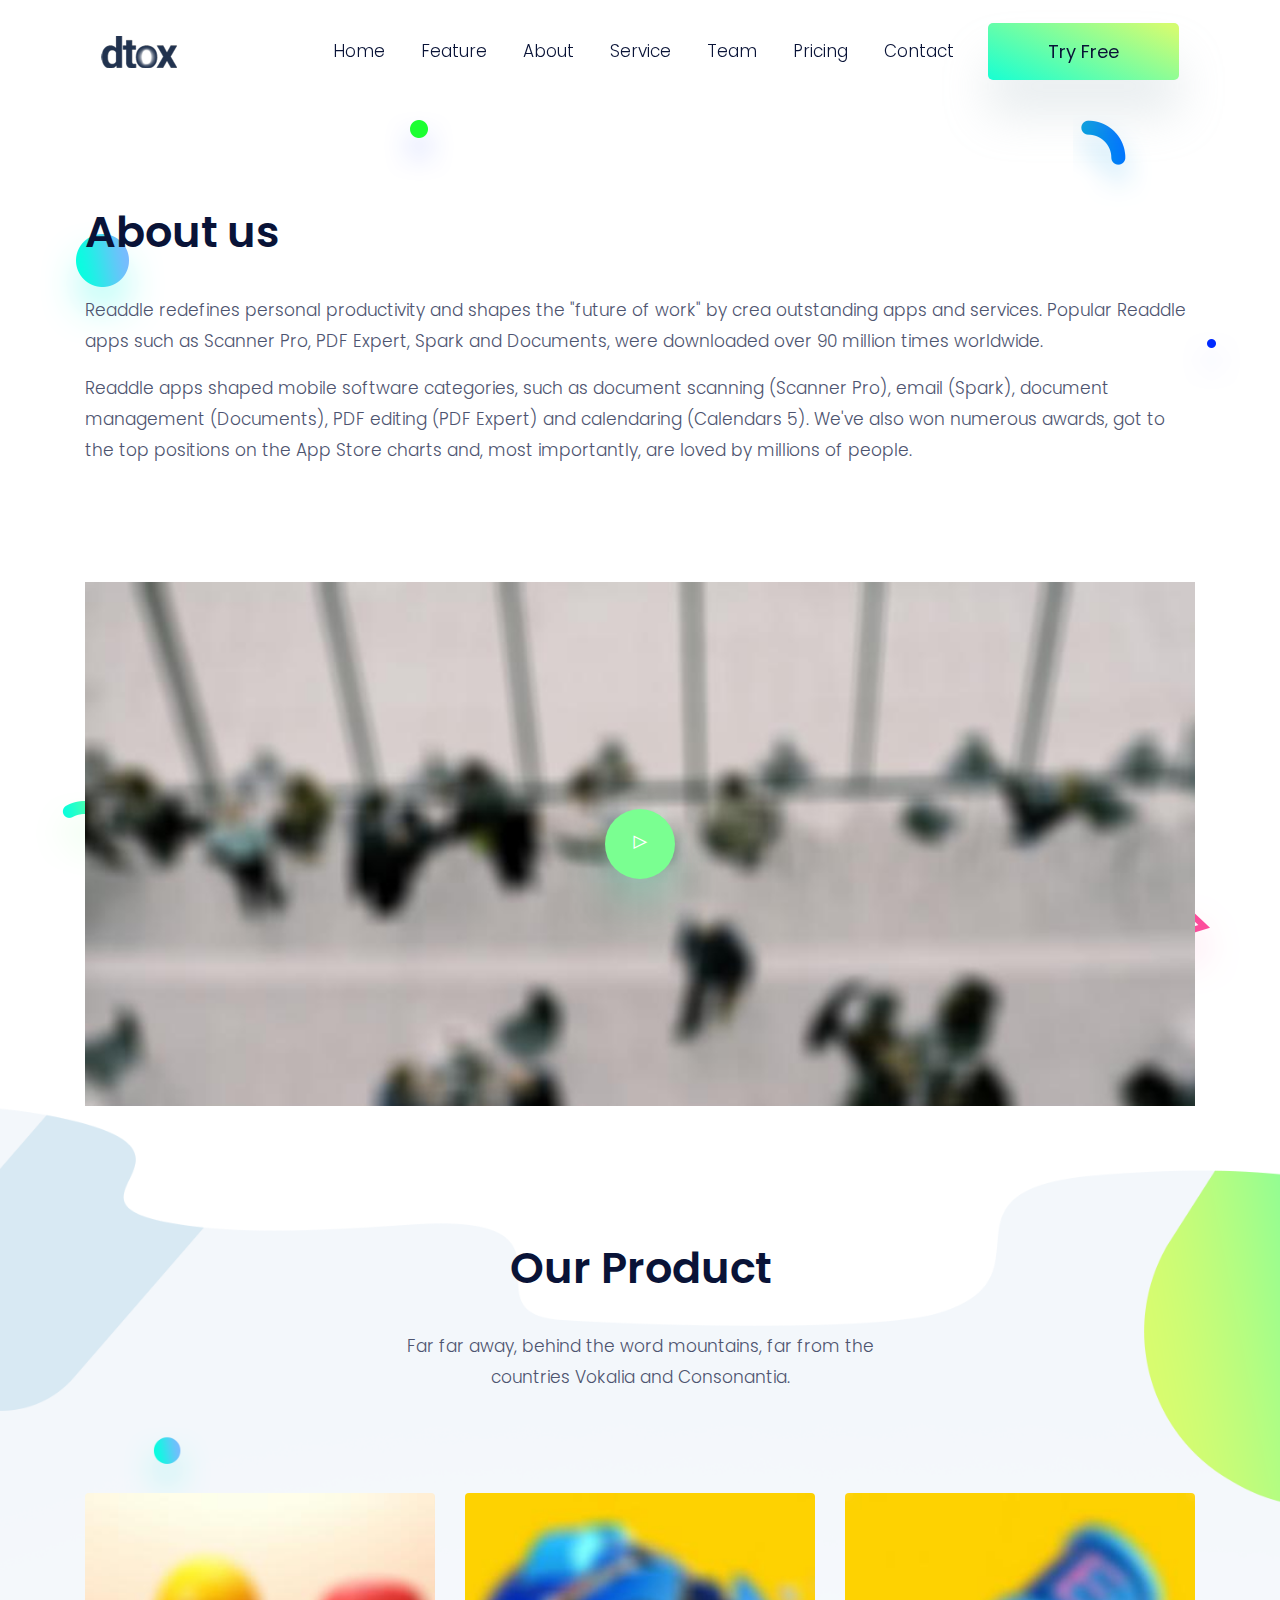
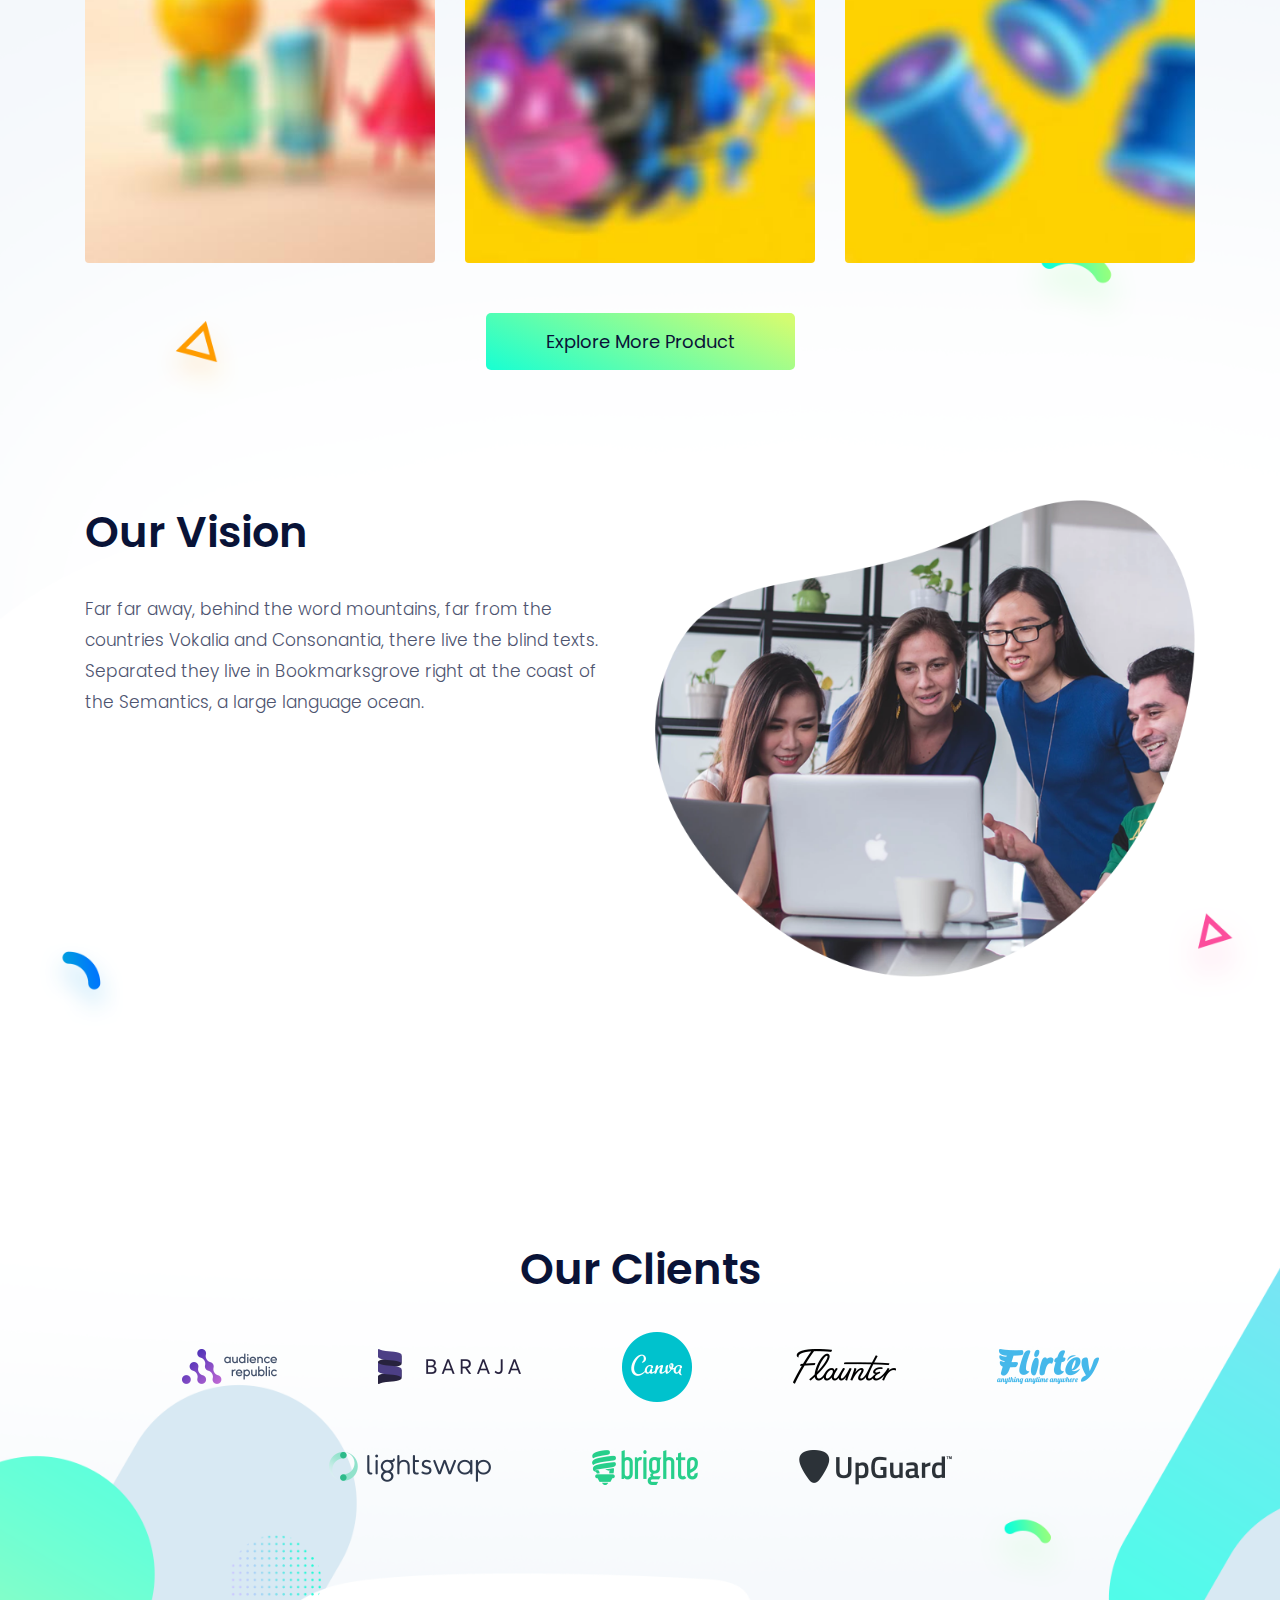
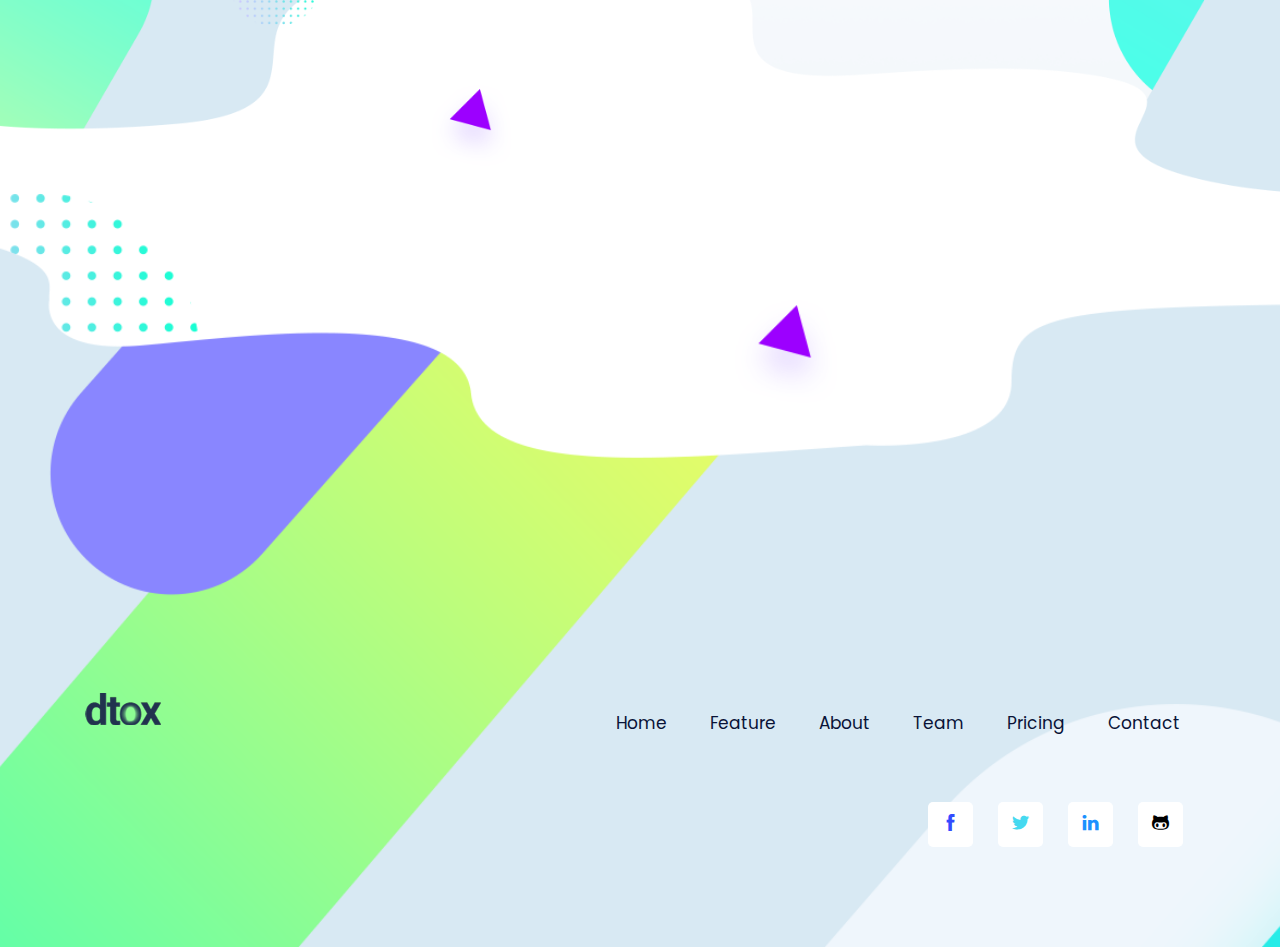
<file: about.html>
<!DOCTYPE html>
<html lang="zxx">

<head>
  <meta charset="utf-8">
  <title>Dtox</title>

  <!-- mobile responsive meta -->
  <meta name="viewport" content="width=device-width, initial-scale=1">
  <meta name="viewport" content="width=device-width, initial-scale=1, maximum-scale=1">
  
  <!-- ** Plugins Needed for the Project ** -->
  <!-- Bootstrap -->
  <link rel="stylesheet" href="plugins/bootstrap/bootstrap.min.css">
  <!-- themefy-icon -->
  <link rel="stylesheet" href="plugins/themify-icons/themify-icons.css">
  <!-- slick slider -->
  <link rel="stylesheet" href="plugins/slick/slick.css">
  <!-- venobox popup -->
  <link rel="stylesheet" href="plugins/Venobox/venobox.css">
  <!-- aos -->
  <link rel="stylesheet" href="plugins/aos/aos.css">

  <!-- Main Stylesheet -->
  <link href="css/style.css" rel="stylesheet">
  
  <!--Favicon-->
  <link rel="shortcut icon" href="images/favicon.ico" type="image/x-icon">
  <link rel="icon" href="images/favicon.ico" type="image/x-icon">

</head>

<body>
  

<!-- navigation -->
<section class="fixed-top navigation">
  <div class="container">
    <nav class="navbar navbar-expand-lg navbar-light">
      <a class="navbar-brand" href="index.html"><img src="images/logo.png" alt="logo"></a>
      <button class="navbar-toggler border-0" type="button" data-toggle="collapse" data-target="#navbar" aria-controls="navbar"
        aria-expanded="false" aria-label="Toggle navigation">
        <span class="navbar-toggler-icon"></span>
      </button>
      <!-- navbar -->
      <div class="collapse navbar-collapse text-center" id="navbar">
        <ul class="navbar-nav ml-auto">
          <li class="nav-item">
            <a class="nav-link" href="index.html">Home</a>
          </li>
          <li class="nav-item">
            <a class="nav-link page-scroll" href="index.html#feature">Feature</a>
          </li>
          <li class="nav-item">
            <a class="nav-link" href="about.html">About</a>
          </li>
          <li class="nav-item">
            <a class="nav-link" href="service.html">Service</a>
          </li>
          <li class="nav-item">
            <a class="nav-link page-scroll" href="index.html#team">Team</a>
          </li>
          <li class="nav-item">
            <a class="nav-link page-scroll" href="index.html#pricing">Pricing</a>
          </li>
          <li class="nav-item">
            <a class="nav-link" href="contact.html">Contact</a>
          </li>
        </ul>
        <a href="#" class="btn btn-primary ml-lg-3 primary-shadow">Try Free</a>
      </div>
    </nav>
  </div>
</section>
<!-- /navigation -->

<!-- about us -->
<section class="section-lg about pb-0">
  <div class="container">
    <div class="row">
      <div class="col-lg-12">
        <h2 class="section-title">About us</h2>
      </div>
      <div class="col-lg-12 mb-100">
        <p>Readdle redefines personal productivity and shapes the "future of work" by crea
          outstanding apps and services. Popular Readdle apps such as Scanner Pro, PDF
          Expert, Spark and Documents, were downloaded over 90 million times worldwide.</p>
        <p>Readdle apps shaped mobile software categories, such as document scanning
          (Scanner Pro), email (Spark), document management (Documents), PDF editing
          (PDF Expert) and calendaring (Calendars 5). We've also won numerous awards,
          got to the top positions on the App Store charts and, most importantly, are loved
          by millions of people.</p>
      </div>
      <div class="col-lg-12">
        <!-- about video -->
        <div class="about-video">
          <img class="img-fluid w-100" src="images/about/video-thumb.jpg" alt="video-thumb">
          <a class="venobox play-btn" href="https://www.youtube.com/embed/2yoYxetUrWQ" data-vbtype="iframe"><i class="ti-control-play"></i></a>
        </div>
      </div>
    </div>
  </div>
  <!-- background shapes -->
  <img src="images/background-shape/green-dot.png" alt="background-shape" class="about-bg-1 up-down-animation">
  <img src="images/background-shape/blue-dot.png" alt="background-shape" class="about-bg-2 left-right-animation">
  <img src="images/background-shape/green-half-cycle.png" alt="background-shape" class="about-bg-3 up-down-animation">
  <img src="images/background-shape/seo-ball-1.png" alt="background-shape" class="about-bg-4 left-right-animation">
  <img src="images/background-shape/team-bg-triangle.png" alt="background-shape" class="about-bg-5 up-down-animation">
  <img src="images/background-shape/service-half-cycle.png" alt="background-shape" class="about-bg-6 left-right-animation">
</section>
<!-- /about us -->

<!-- product -->
<section class="section product" style="background-image: url(images/backgrounds/about-bg.png);">
  <div class="container">
    <div class="row justify-content-center">
      <div class="col-lg-12 text-center">
        <h2 class="section-title">Our Product</h2>
        <p class="mb-100">Far far away, behind the word mountains, far from the <br> countries Vokalia and Consonantia.</p>
      </div>
      <div class="col-md-4 col-sm-6 mb-50">
        <a href="#"><img src="images/product/product-1.jpg" alt="product-img" class="rounded w-100 img-fluid"></a>
      </div>
      <div class="col-md-4 col-sm-6 mb-50">
        <a href="#"><img src="images/product/product-2.jpg" alt="product-img" class="rounded w-100 img-fluid"></a>
      </div>
      <div class="col-md-4 col-sm-6 mb-50">
        <a href="#"><img src="images/product/product-3.jpg" alt="product-img" class="rounded w-100 img-fluid"></a>
      </div>
      <div class="col-12 text-center">
        <a href="#" class="btn btn-primary">Explore More Product</a>
      </div>
    </div>
  </div>

  <!-- our vision -->
<section class="section">
  <div class="container">
    <div class="row">
      <div class="col-md-6">
        <h2 class="section-title">Our Vision</h2>
        <p>Far far away, behind the word mountains,
          far from the countries Vokalia and Consonantia,
          there live the blind texts. Separated they
          live in Bookmarksgrove right at the coast of the
          Semantics, a large language ocean.</p>
      </div>
      <div class="col-md-6">
        <img src="images/about/vision.png" alt="vision" class="img-fluid w-100">
      </div>
    </div>
  </div>
</section>
<!-- /our vision -->

<!-- clients -->
<section class="section">
  <div class="container">
    <div class="row">
      <div class="col-lg-12 text-center">
        <h2 class="section-title">Our Clients</h2>
        <ul class="list-inline text-center">
          <li class="list-inline-item mx-5 mb-5"><a href="#"><img src="images/clients-logo/client-1.png" alt="clients-logo" class="img-fluid"></a></li>
          <li class="list-inline-item mx-5 mb-5"><a href="#"><img src="images/clients-logo/client-2.png" alt="clients-logo" class="img-fluid"></a></li>
          <li class="list-inline-item mx-5 mb-5"><a href="#"><img src="images/clients-logo/client-3.png" alt="clients-logo" class="img-fluid"></a></li>
          <li class="list-inline-item mx-5 mb-5"><a href="#"><img src="images/clients-logo/client-4.png" alt="clients-logo" class="img-fluid"></a></li>
          <li class="list-inline-item mx-5 mb-5"><a href="#"><img src="images/clients-logo/client-5.png" alt="clients-logo" class="img-fluid"></a></li>
          <li class="list-inline-item mx-5 mb-5"><a href="#"><img src="images/clients-logo/client-6.png" alt="clients-logo" class="img-fluid"></a></li>
          <li class="list-inline-item mx-5 mb-5"><a href="#"><img src="images/clients-logo/client-7.png" alt="clients-logo" class="img-fluid"></a></li>
          <li class="list-inline-item mx-5 mb-5"><a href="#"><img src="images/clients-logo/client-8.png" alt="clients-logo" class="img-fluid"></a></li>
        </ul>
      </div>
    </div>
  </div>
</section>
<!-- /clients -->
</section>
<!-- /product -->



<!-- footer -->
<footer class="footer-section footer" style="background-image: url(images/backgrounds/footer-bg.png);">
  <div class="container">
    <div class="row">
      <div class="col-lg-4 text-center text-lg-left mb-4 mb-lg-0">
        <!-- logo -->
        <a href="index.html">
          <img class="img-fluid" src="images/logo.png" alt="logo">
        </a>
      </div>
      <!-- footer menu -->
      <nav class="col-lg-8 align-self-center mb-5">
        <ul class="list-inline text-lg-right text-center footer-menu">
          <li class="list-inline-item active"><a href="index.html">Home</a></li>
          <li class="list-inline-item"><a class="page-scroll" href="#feature">Feature</a></li>
          <li class="list-inline-item"><a href="about.html">About</a></li>
          <li class="list-inline-item"><a class="page-scroll" href="#team">Team</a></li>
          <li class="list-inline-item"><a class="page-scroll" href="#pricing">Pricing</a></li>
          <li class="list-inline-item"><a href="contact.html">Contact</a></li>
        </ul>
      </nav>
      <!-- footer social icon -->
      <nav class="col-12">
        <ul class="list-inline text-lg-right text-center social-icon">
          <li class="list-inline-item">
            <a class="facebook" href="#"><i class="ti-facebook"></i></a>
          </li>
          <li class="list-inline-item">
            <a class="twitter" href="#"><i class="ti-twitter-alt"></i></a>
          </li>
          <li class="list-inline-item">
            <a class="linkedin" href="#"><i class="ti-linkedin"></i></a>
          </li>
          <li class="list-inline-item">
            <a class="black" href="#"><i class="ti-github"></i></a>
          </li>
        </ul>
      </nav>
    </div>
  </div>
</footer>
<!-- /footer -->

<!-- jQuery -->
<script src="plugins/jQuery/jquery.min.js"></script>
<!-- Bootstrap JS -->
<script src="plugins/bootstrap/bootstrap.min.js"></script>
<!-- slick slider -->
<script src="plugins/slick/slick.min.js"></script>
<!-- venobox -->
<script src="plugins/Venobox/venobox.min.js"></script>
<!-- aos -->
<script src="plugins/aos/aos.js"></script>
<!-- Main Script -->
<script src="js/script.js"></script>

</body>
</html>
</file>
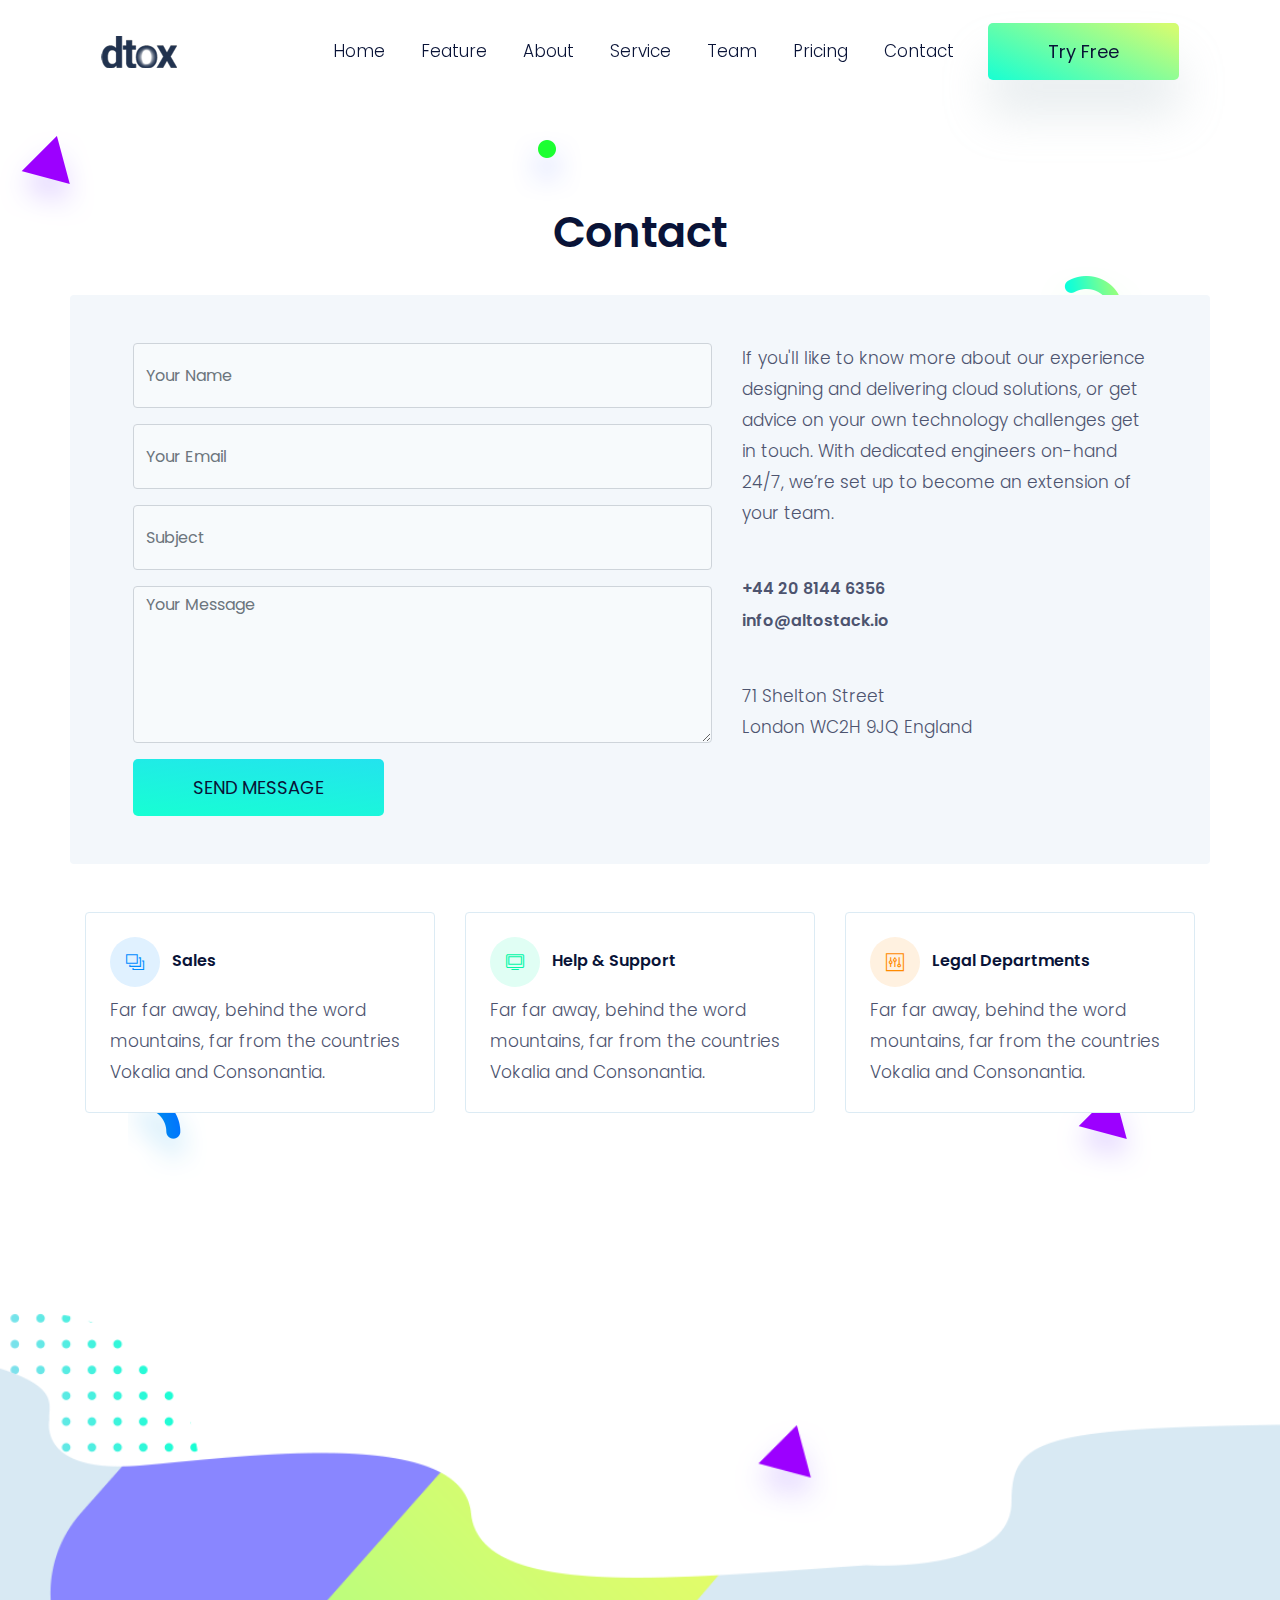
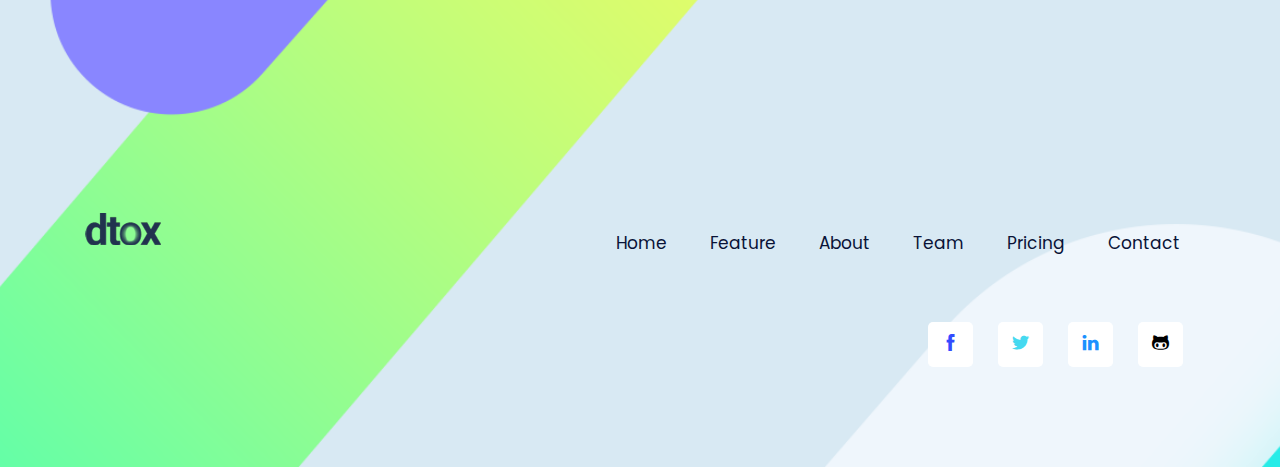
<file: contact.html>
<!DOCTYPE html>
<html lang="zxx">

<head>
  <meta charset="utf-8">
  <title>Dtox</title>

  <!-- mobile responsive meta -->
  <meta name="viewport" content="width=device-width, initial-scale=1">
  <meta name="viewport" content="width=device-width, initial-scale=1, maximum-scale=1">
  
  <!-- ** Plugins Needed for the Project ** -->
  <!-- Bootstrap -->
  <link rel="stylesheet" href="plugins/bootstrap/bootstrap.min.css">
  <!-- themefy-icon -->
  <link rel="stylesheet" href="plugins/themify-icons/themify-icons.css">
  <!-- slick slider -->
  <link rel="stylesheet" href="plugins/slick/slick.css">
  <!-- venobox popup -->
  <link rel="stylesheet" href="plugins/Venobox/venobox.css">
  <!-- aos -->
  <link rel="stylesheet" href="plugins/aos/aos.css">

  <!-- Main Stylesheet -->
  <link href="css/style.css" rel="stylesheet">
  
  <!--Favicon-->
  <link rel="shortcut icon" href="images/favicon.ico" type="image/x-icon">
  <link rel="icon" href="images/favicon.ico" type="image/x-icon">

</head>

<body>
  

<!-- navigation -->
<section class="fixed-top navigation">
  <div class="container">
    <nav class="navbar navbar-expand-lg navbar-light">
      <a class="navbar-brand" href="index.html"><img src="images/logo.png" alt="logo"></a>
      <button class="navbar-toggler border-0" type="button" data-toggle="collapse" data-target="#navbar" aria-controls="navbar"
        aria-expanded="false" aria-label="Toggle navigation">
        <span class="navbar-toggler-icon"></span>
      </button>
      <!-- navbar -->
      <div class="collapse navbar-collapse text-center" id="navbar">
        <ul class="navbar-nav ml-auto">
          <li class="nav-item">
            <a class="nav-link" href="index.html">Home</a>
          </li>
          <li class="nav-item">
            <a class="nav-link page-scroll" href="index.html#feature">Feature</a>
          </li>
          <li class="nav-item">
            <a class="nav-link" href="about.html">About</a>
          </li>
          <li class="nav-item">
            <a class="nav-link" href="service.html">Service</a>
          </li>
          <li class="nav-item">
            <a class="nav-link page-scroll" href="index.html#team">Team</a>
          </li>
          <li class="nav-item">
            <a class="nav-link page-scroll" href="index.html#pricing">Pricing</a>
          </li>
          <li class="nav-item">
            <a class="nav-link" href="contact.html">Contact</a>
          </li>
        </ul>
        <a href="#" class="btn btn-primary ml-lg-3 primary-shadow">Try Free</a>
      </div>
    </nav>
  </div>
</section>
<!-- /navigation -->

<!-- contact -->
<section class="section-lg contact">
    <div class="container">
        <div class="row">
            <div class="col-lg-12 text-center">
                <h2 class="section-title">Contact</h2>
            </div>
        </div>
        <div class="row contact-bg p-5 rounded mb-5">
            <div class="col-lg-7 mb-4 mb-lg-0">
                <form action="#">
                    <input type="text" class="form-control mb-3" id="name" name="name" placeholder="Your Name">
                    <input type="email" class="form-control mb-3" id="mail" name="mail" placeholder="Your Email">
                    <input type="text" class="form-control mb-3" id="subject" name="subject" placeholder="Subject">
                    <textarea name="message" id="message" class="form-control mb-3" placeholder="Your Message"></textarea>
                    <button type="submit" value="send" class="btn btn-secondary">SEND MESSAGE</button>
                </form>
            </div>
            <div class="col-lg-5">
                <p class="mb-5">If you'll like to know more about our experience designing and delivering cloud solutions, or get advice on your own technology challenges get in touch. With dedicated engineers on-hand 24/7,      we’re set up to become an extension of your team.</p>
                <a href="tel:+442081446356" class="text-color h5 d-block">+44 20 8144 6356</a>
                <a href="mailto:info@altostack.io" class="mb-5 text-color h5 d-block">info@altostack.io</a>
                <p>71 Shelton Street<br>London WC2H 9JQ England</p>
            </div>
        </div>
        <div class="row justify-content-center">
            <div class="col-lg-4 col-sm-6 mb-4 mb-lg-0">
                <div class="card p-4 border-blue">
                    <h5><i class="ti-layers-alt round-icon blue mr-2"></i> Sales</h5>
                    <p class="mb-0">Far far away, behind the word mountains, far from the countries Vokalia and Consonantia.</p>
                </div>
            </div>
            <div class="col-lg-4 col-sm-6 mb-4 mb-lg-0">
                <div class="card p-4 border-blue">
                    <h5><i class="ti-desktop round-icon green mr-2"></i> Help & Support</h5>
                    <p class="mb-0">Far far away, behind the word mountains, far from the countries Vokalia and Consonantia.</p>
                </div>
            </div>
            <div class="col-lg-4 col-sm-6 mb-4 mb-lg-0">
                <div class="card p-4 border-blue">
                    <h5><i class="ti-panel round-icon orange mr-2"></i> Legal Departments</h5>
                    <p class="mb-0">Far far away, behind the word mountains, far from the countries Vokalia and Consonantia.</p>
                </div>
            </div>
        </div>
    </div>
    <!-- background shapes -->
    <img class="contact-bg-1 up-down-animation" src="images/background-shape/feature-bg-2.png" alt="background-shape">
    <img class="contact-bg-2 left-right-animation" src="images/background-shape/green-half-cycle.png" alt="background-shape">
    <img class="contact-bg-3 up-down-animation" src="images/background-shape/green-dot.png" alt="background-shape">
    <img class="contact-bg-4 left-right-animation" src="images/background-shape/service-half-cycle.png" alt="background-shape">
    <img class="contact-bg-5 up-down-animation" src="images/background-shape/feature-bg-2.png" alt="background-shape">
</section>
<!-- /contact -->

<!-- footer -->
<footer class="footer-section footer" style="background-image: url(images/backgrounds/footer-bg.png);">
  <div class="container">
    <div class="row">
      <div class="col-lg-4 text-center text-lg-left mb-4 mb-lg-0">
        <!-- logo -->
        <a href="index.html">
          <img class="img-fluid" src="images/logo.png" alt="logo">
        </a>
      </div>
      <!-- footer menu -->
      <nav class="col-lg-8 align-self-center mb-5">
        <ul class="list-inline text-lg-right text-center footer-menu">
          <li class="list-inline-item active"><a href="index.html">Home</a></li>
          <li class="list-inline-item"><a class="page-scroll" href="#feature">Feature</a></li>
          <li class="list-inline-item"><a href="about.html">About</a></li>
          <li class="list-inline-item"><a class="page-scroll" href="#team">Team</a></li>
          <li class="list-inline-item"><a class="page-scroll" href="#pricing">Pricing</a></li>
          <li class="list-inline-item"><a href="contact.html">Contact</a></li>
        </ul>
      </nav>
      <!-- footer social icon -->
      <nav class="col-12">
        <ul class="list-inline text-lg-right text-center social-icon">
          <li class="list-inline-item">
            <a class="facebook" href="#"><i class="ti-facebook"></i></a>
          </li>
          <li class="list-inline-item">
            <a class="twitter" href="#"><i class="ti-twitter-alt"></i></a>
          </li>
          <li class="list-inline-item">
            <a class="linkedin" href="#"><i class="ti-linkedin"></i></a>
          </li>
          <li class="list-inline-item">
            <a class="black" href="#"><i class="ti-github"></i></a>
          </li>
        </ul>
      </nav>
    </div>
  </div>
</footer>
<!-- /footer -->

<!-- jQuery -->
<script src="plugins/jQuery/jquery.min.js"></script>
<!-- Bootstrap JS -->
<script src="plugins/bootstrap/bootstrap.min.js"></script>
<!-- slick slider -->
<script src="plugins/slick/slick.min.js"></script>
<!-- venobox -->
<script src="plugins/Venobox/venobox.min.js"></script>
<!-- aos -->
<script src="plugins/aos/aos.js"></script>
<!-- Main Script -->
<script src="js/script.js"></script>

</body>
</html>
</file>
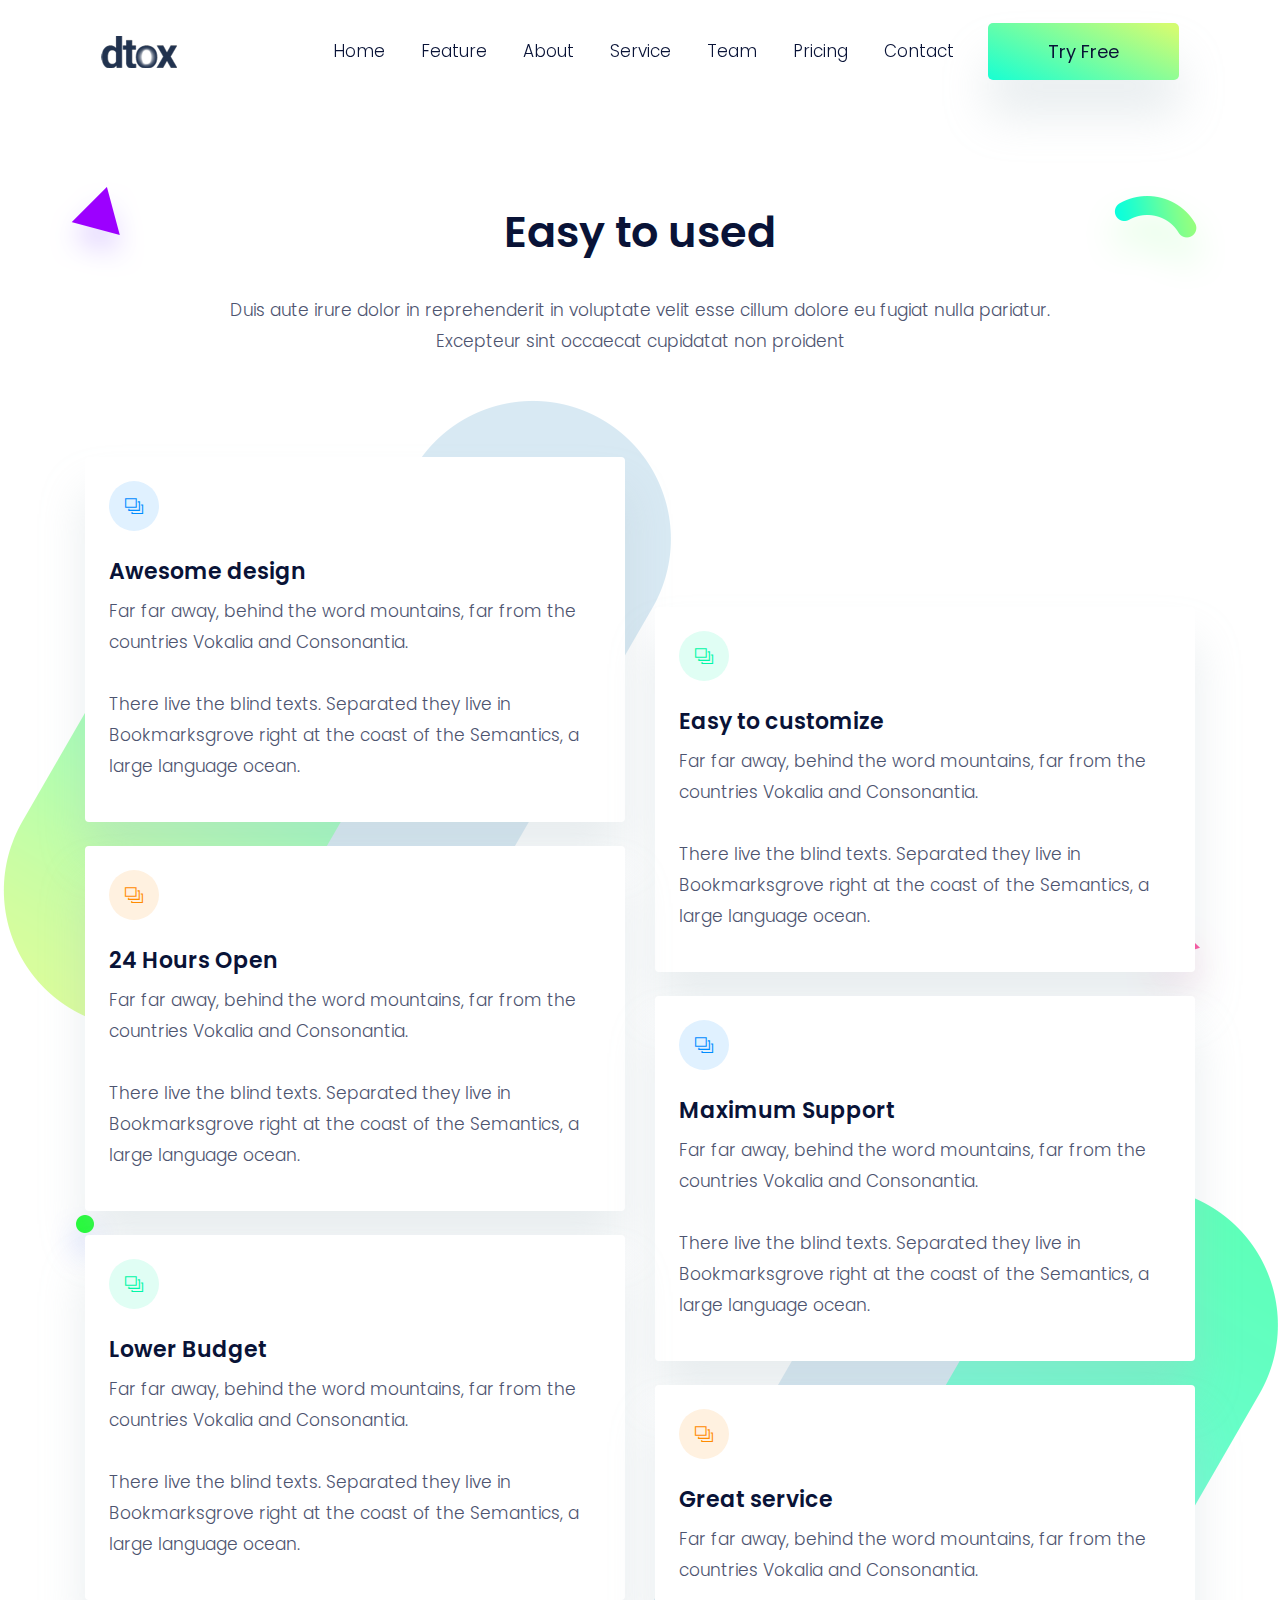
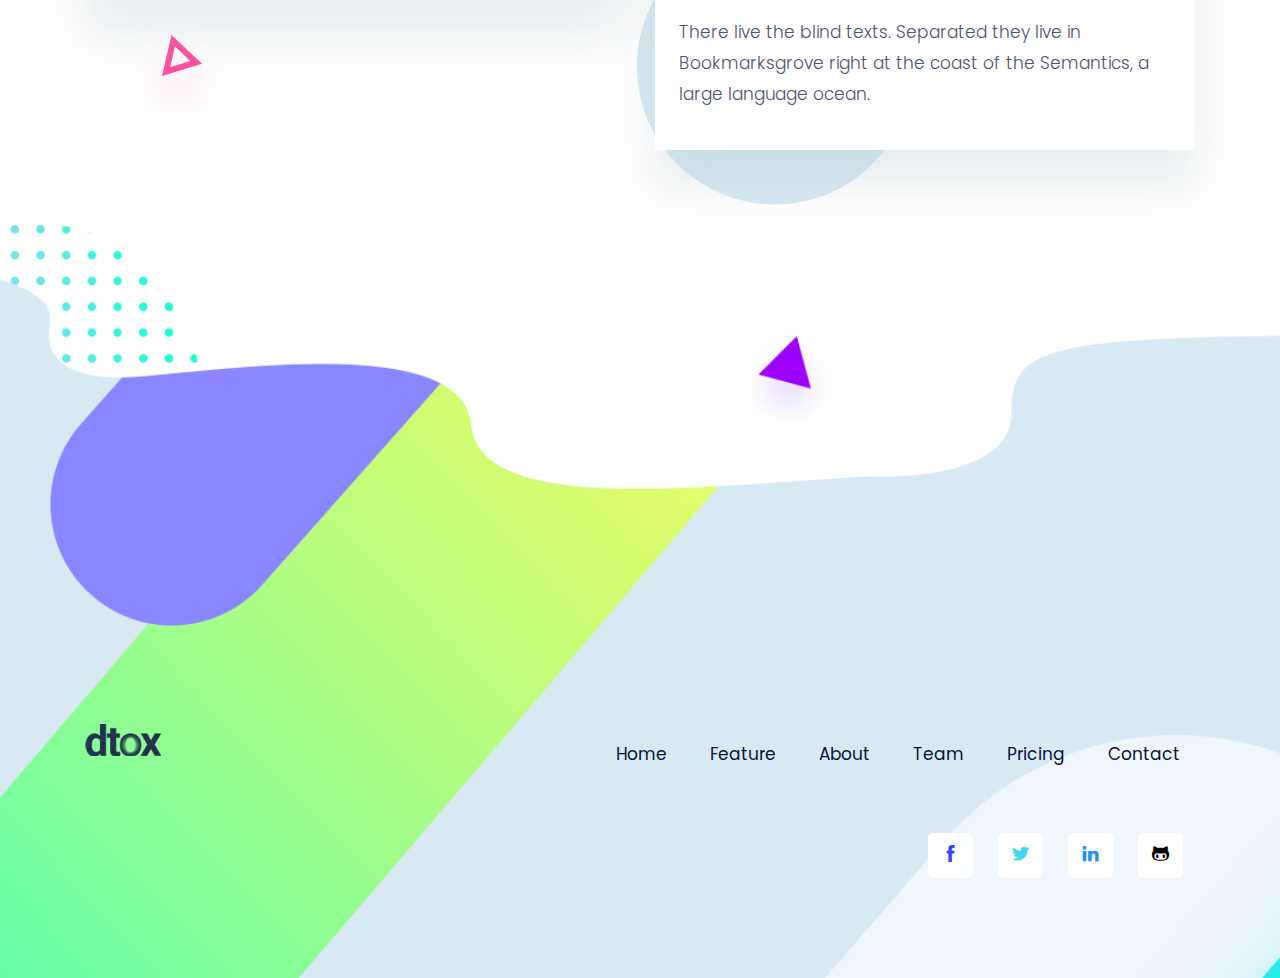
<file: service.html>
<!DOCTYPE html>
<html lang="zxx">

<head>
  <meta charset="utf-8">
  <title>Dtox</title>

  <!-- mobile responsive meta -->
  <meta name="viewport" content="width=device-width, initial-scale=1">
  <meta name="viewport" content="width=device-width, initial-scale=1, maximum-scale=1">
  
  <!-- ** Plugins Needed for the Project ** -->
  <!-- Bootstrap -->
  <link rel="stylesheet" href="plugins/bootstrap/bootstrap.min.css">
  <!-- themefy-icon -->
  <link rel="stylesheet" href="plugins/themify-icons/themify-icons.css">
  <!-- slick slider -->
  <link rel="stylesheet" href="plugins/slick/slick.css">
  <!-- venobox popup -->
  <link rel="stylesheet" href="plugins/Venobox/venobox.css">
  <!-- aos -->
  <link rel="stylesheet" href="plugins/aos/aos.css">

  <!-- Main Stylesheet -->
  <link href="css/style.css" rel="stylesheet">
  
  <!--Favicon-->
  <link rel="shortcut icon" href="images/favicon.ico" type="image/x-icon">
  <link rel="icon" href="images/favicon.ico" type="image/x-icon">

</head>

<body>
  

<!-- navigation -->
<section class="fixed-top navigation">
  <div class="container">
    <nav class="navbar navbar-expand-lg navbar-light">
      <a class="navbar-brand" href="index.html"><img src="images/logo.png" alt="logo"></a>
      <button class="navbar-toggler border-0" type="button" data-toggle="collapse" data-target="#navbar" aria-controls="navbar"
        aria-expanded="false" aria-label="Toggle navigation">
        <span class="navbar-toggler-icon"></span>
      </button>
      <!-- navbar -->
      <div class="collapse navbar-collapse text-center" id="navbar">
        <ul class="navbar-nav ml-auto">
          <li class="nav-item">
            <a class="nav-link" href="index.html">Home</a>
          </li>
          <li class="nav-item">
            <a class="nav-link page-scroll" href="index.html#feature">Feature</a>
          </li>
          <li class="nav-item">
            <a class="nav-link" href="about.html">About</a>
          </li>
          <li class="nav-item">
            <a class="nav-link" href="service.html">Service</a>
          </li>
          <li class="nav-item">
            <a class="nav-link page-scroll" href="index.html#team">Team</a>
          </li>
          <li class="nav-item">
            <a class="nav-link page-scroll" href="index.html#pricing">Pricing</a>
          </li>
          <li class="nav-item">
            <a class="nav-link" href="contact.html">Contact</a>
          </li>
        </ul>
        <a href="#" class="btn btn-primary ml-lg-3 primary-shadow">Try Free</a>
      </div>
    </nav>
  </div>
</section>
<!-- /navigation -->

<!-- service -->
<section class="section-lg service-bg-image position-relative" style="background-image: url(images/backgrounds/service-page.png);">
    <div class="container">
        <div class="row">
            <div class="col-12 text-center">
                <h2 class="section-title">Easy to used</h2>
                <p class="mb-100">Duis aute irure dolor in reprehenderit in voluptate velit esse cillum dolore eu fugiat nulla pariatur.<br>Excepteur sint occaecat cupidatat non proident</p>
            </div>
            <!-- service item -->
            <div class="col-sm-6 mb-4">
                <div class="rounded bg-white p-4 shadow-primary">
                    <i class="ti-layers-alt round-icon blue mb-4"></i>
                    <h4>Awesome design</h4>
                    <p>Far far away, behind the word mountains, far from the countries Vokalia and Consonantia.<br><br>There live the blind texts. Separated they live in Bookmarksgrove right at the coast of the Semantics, a large language ocean.</p>
                </div>
            </div>
            <!-- service item -->
            <div class="col-sm-6 mb-4 translate-y-150">
                <div class="rounded bg-white p-4 shadow-primary">
                    <i class="ti-layers-alt round-icon green mb-4"></i>
                    <h4>Easy to customize</h4>
                    <p>Far far away, behind the word mountains, far from the countries Vokalia and Consonantia.<br><br>There live the blind texts. Separated they live in Bookmarksgrove right at the coast of the Semantics, a large language ocean.</p>
                </div>
            </div>
            <!-- service item -->
            <div class="col-sm-6 mb-4">
                <div class="rounded bg-white p-4 shadow-primary">
                    <i class="ti-layers-alt round-icon orange mb-4"></i>
                    <h4>24 Hours Open</h4>
                    <p>Far far away, behind the word mountains, far from the countries Vokalia and Consonantia.<br><br>There live the blind texts. Separated they live in Bookmarksgrove right at the coast of the Semantics, a large language ocean.</p>
                </div>
            </div>
            <!-- service item -->
            <div class="col-sm-6 mb-4 translate-y-150">
                <div class="rounded bg-white p-4 shadow-primary">
                    <i class="ti-layers-alt round-icon blue mb-4"></i>
                    <h4>Maximum Support</h4>
                    <p>Far far away, behind the word mountains, far from the countries Vokalia and Consonantia.<br><br>There live the blind texts. Separated they live in Bookmarksgrove right at the coast of the Semantics, a large language ocean.</p>
                </div>
            </div>
            <!-- service item -->
            <div class="col-sm-6 mb-4">
                <div class="rounded bg-white p-4 shadow-primary">
                    <i class="ti-layers-alt round-icon green mb-4"></i>
                    <h4>Lower Budget</h4>
                    <p>Far far away, behind the word mountains, far from the countries Vokalia and Consonantia.<br><br>There live the blind texts. Separated they live in Bookmarksgrove right at the coast of the Semantics, a large language ocean.</p>
                </div>
            </div>
            <!-- service item -->
            <div class="col-sm-6 mb-4 translate-y-150">
                <div class="rounded bg-white p-4 shadow-primary">
                    <i class="ti-layers-alt round-icon orange mb-4"></i>
                    <h4>Great service</h4>
                    <p>Far far away, behind the word mountains, far from the countries Vokalia and Consonantia.<br><br>There live the blind texts. Separated they live in Bookmarksgrove right at the coast of the Semantics, a large language ocean.</p>
                </div>
            </div>
        </div>
    </div>
    <!-- background shapes -->
    <img class="service-bg-1 up-down-animation" src="images/background-shape/feature-bg-2.png" alt="">
    <img class="service-bg-2 left-right-animation" src="images/background-shape/seo-half-cycle.png" alt="">
    <img class="service-bg-3 up-down-animation" src="images/background-shape/team-bg-triangle.png" alt="">
    <img class="service-bg-4 left-right-animation" src="images/background-shape/green-dot.png" alt="">
    <img class="service-bg-5 up-down-animation" src="images/background-shape/team-bg-triangle.png" alt="">
</section>
<!-- /service -->

<!-- footer -->
<footer class="footer-section footer" style="background-image: url(images/backgrounds/footer-bg.png);">
  <div class="container">
    <div class="row">
      <div class="col-lg-4 text-center text-lg-left mb-4 mb-lg-0">
        <!-- logo -->
        <a href="index.html">
          <img class="img-fluid" src="images/logo.png" alt="logo">
        </a>
      </div>
      <!-- footer menu -->
      <nav class="col-lg-8 align-self-center mb-5">
        <ul class="list-inline text-lg-right text-center footer-menu">
          <li class="list-inline-item active"><a href="index.html">Home</a></li>
          <li class="list-inline-item"><a class="page-scroll" href="#feature">Feature</a></li>
          <li class="list-inline-item"><a href="about.html">About</a></li>
          <li class="list-inline-item"><a class="page-scroll" href="#team">Team</a></li>
          <li class="list-inline-item"><a class="page-scroll" href="#pricing">Pricing</a></li>
          <li class="list-inline-item"><a href="contact.html">Contact</a></li>
        </ul>
      </nav>
      <!-- footer social icon -->
      <nav class="col-12">
        <ul class="list-inline text-lg-right text-center social-icon">
          <li class="list-inline-item">
            <a class="facebook" href="#"><i class="ti-facebook"></i></a>
          </li>
          <li class="list-inline-item">
            <a class="twitter" href="#"><i class="ti-twitter-alt"></i></a>
          </li>
          <li class="list-inline-item">
            <a class="linkedin" href="#"><i class="ti-linkedin"></i></a>
          </li>
          <li class="list-inline-item">
            <a class="black" href="#"><i class="ti-github"></i></a>
          </li>
        </ul>
      </nav>
    </div>
  </div>
</footer>
<!-- /footer -->

<!-- jQuery -->
<script src="plugins/jQuery/jquery.min.js"></script>
<!-- Bootstrap JS -->
<script src="plugins/bootstrap/bootstrap.min.js"></script>
<!-- slick slider -->
<script src="plugins/slick/slick.min.js"></script>
<!-- venobox -->
<script src="plugins/Venobox/venobox.min.js"></script>
<!-- aos -->
<script src="plugins/aos/aos.js"></script>
<!-- Main Script -->
<script src="js/script.js"></script>

</body>
</html>
</file>
<file: plugins/themify-icons/themify-icons.css>
@font-face {
  font-family: 'themify';
  src: url('fonts/themify.eot?-fvbane');
  src: url('fonts/themify.eot?#iefix-fvbane') format('embedded-opentype'),
  url('fonts/themify.woff?-fvbane') format('woff'),
  url('fonts/themify.ttf?-fvbane') format('truetype'),
  url('fonts/themify.svg?-fvbane#themify') format('svg');
  font-weight: normal;
  font-style: normal;
}

[class^="ti-"],
[class*=" ti-"] {
  font-family: 'themify';
  speak: none;
  font-style: normal;
  font-weight: normal;
  font-variant: normal;
  text-transform: none;
  line-height: 1;

  /* Better Font Rendering =========== */
  -webkit-font-smoothing: antialiased;
  -moz-osx-font-smoothing: grayscale;
}

.ti-wand:before {
  content: "\e600";
}

.ti-volume:before {
  content: "\e601";
}

.ti-user:before {
  content: "\e602";
}

.ti-unlock:before {
  content: "\e603";
}

.ti-unlink:before {
  content: "\e604";
}

.ti-trash:before {
  content: "\e605";
}

.ti-thought:before {
  content: "\e606";
}

.ti-target:before {
  content: "\e607";
}

.ti-tag:before {
  content: "\e608";
}

.ti-tablet:before {
  content: "\e609";
}

.ti-star:before {
  content: "\e60a";
}

.ti-spray:before {
  content: "\e60b";
}

.ti-signal:before {
  content: "\e60c";
}

.ti-shopping-cart:before {
  content: "\e60d";
}

.ti-shopping-cart-full:before {
  content: "\e60e";
}

.ti-settings:before {
  content: "\e60f";
}

.ti-search:before {
  content: "\e610";
}

.ti-zoom-in:before {
  content: "\e611";
}

.ti-zoom-out:before {
  content: "\e612";
}

.ti-cut:before {
  content: "\e613";
}

.ti-ruler:before {
  content: "\e614";
}

.ti-ruler-pencil:before {
  content: "\e615";
}

.ti-ruler-alt:before {
  content: "\e616";
}

.ti-bookmark:before {
  content: "\e617";
}

.ti-bookmark-alt:before {
  content: "\e618";
}

.ti-reload:before {
  content: "\e619";
}

.ti-plus:before {
  content: "\e61a";
}

.ti-pin:before {
  content: "\e61b";
}

.ti-pencil:before {
  content: "\e61c";
}

.ti-pencil-alt:before {
  content: "\e61d";
}

.ti-paint-roller:before {
  content: "\e61e";
}

.ti-paint-bucket:before {
  content: "\e61f";
}

.ti-na:before {
  content: "\e620";
}

.ti-mobile:before {
  content: "\e621";
}

.ti-minus:before {
  content: "\e622";
}

.ti-medall:before {
  content: "\e623";
}

.ti-medall-alt:before {
  content: "\e624";
}

.ti-marker:before {
  content: "\e625";
}

.ti-marker-alt:before {
  content: "\e626";
}

.ti-arrow-up:before {
  content: "\e627";
}

.ti-arrow-right:before {
  content: "\e628";
}

.ti-arrow-left:before {
  content: "\e629";
}

.ti-arrow-down:before {
  content: "\e62a";
}

.ti-lock:before {
  content: "\e62b";
}

.ti-location-arrow:before {
  content: "\e62c";
}

.ti-link:before {
  content: "\e62d";
}

.ti-layout:before {
  content: "\e62e";
}

.ti-layers:before {
  content: "\e62f";
}

.ti-layers-alt:before {
  content: "\e630";
}

.ti-key:before {
  content: "\e631";
}

.ti-import:before {
  content: "\e632";
}

.ti-image:before {
  content: "\e633";
}

.ti-heart:before {
  content: "\e634";
}

.ti-heart-broken:before {
  content: "\e635";
}

.ti-hand-stop:before {
  content: "\e636";
}

.ti-hand-open:before {
  content: "\e637";
}

.ti-hand-drag:before {
  content: "\e638";
}

.ti-folder:before {
  content: "\e639";
}

.ti-flag:before {
  content: "\e63a";
}

.ti-flag-alt:before {
  content: "\e63b";
}

.ti-flag-alt-2:before {
  content: "\e63c";
}

.ti-eye:before {
  content: "\e63d";
}

.ti-export:before {
  content: "\e63e";
}

.ti-exchange-vertical:before {
  content: "\e63f";
}

.ti-desktop:before {
  content: "\e640";
}

.ti-cup:before {
  content: "\e641";
}

.ti-crown:before {
  content: "\e642";
}

.ti-comments:before {
  content: "\e643";
}

.ti-comment:before {
  content: "\e644";
}

.ti-comment-alt:before {
  content: "\e645";
}

.ti-close:before {
  content: "\e646";
}

.ti-clip:before {
  content: "\e647";
}

.ti-angle-up:before {
  content: "\e648";
}

.ti-angle-right:before {
  content: "\e649";
}

.ti-angle-left:before {
  content: "\e64a";
}

.ti-angle-down:before {
  content: "\e64b";
}

.ti-check:before {
  content: "\e64c";
}

.ti-check-box:before {
  content: "\e64d";
}

.ti-camera:before {
  content: "\e64e";
}

.ti-announcement:before {
  content: "\e64f";
}

.ti-brush:before {
  content: "\e650";
}

.ti-briefcase:before {
  content: "\e651";
}

.ti-bolt:before {
  content: "\e652";
}

.ti-bolt-alt:before {
  content: "\e653";
}

.ti-blackboard:before {
  content: "\e654";
}

.ti-bag:before {
  content: "\e655";
}

.ti-move:before {
  content: "\e656";
}

.ti-arrows-vertical:before {
  content: "\e657";
}

.ti-arrows-horizontal:before {
  content: "\e658";
}

.ti-fullscreen:before {
  content: "\e659";
}

.ti-arrow-top-right:before {
  content: "\e65a";
}

.ti-arrow-top-left:before {
  content: "\e65b";
}

.ti-arrow-circle-up:before {
  content: "\e65c";
}

.ti-arrow-circle-right:before {
  content: "\e65d";
}

.ti-arrow-circle-left:before {
  content: "\e65e";
}

.ti-arrow-circle-down:before {
  content: "\e65f";
}

.ti-angle-double-up:before {
  content: "\e660";
}

.ti-angle-double-right:before {
  content: "\e661";
}

.ti-angle-double-left:before {
  content: "\e662";
}

.ti-angle-double-down:before {
  content: "\e663";
}

.ti-zip:before {
  content: "\e664";
}

.ti-world:before {
  content: "\e665";
}

.ti-wheelchair:before {
  content: "\e666";
}

.ti-view-list:before {
  content: "\e667";
}

.ti-view-list-alt:before {
  content: "\e668";
}

.ti-view-grid:before {
  content: "\e669";
}

.ti-uppercase:before {
  content: "\e66a";
}

.ti-upload:before {
  content: "\e66b";
}

.ti-underline:before {
  content: "\e66c";
}

.ti-truck:before {
  content: "\e66d";
}

.ti-timer:before {
  content: "\e66e";
}

.ti-ticket:before {
  content: "\e66f";
}

.ti-thumb-up:before {
  content: "\e670";
}

.ti-thumb-down:before {
  content: "\e671";
}

.ti-text:before {
  content: "\e672";
}

.ti-stats-up:before {
  content: "\e673";
}

.ti-stats-down:before {
  content: "\e674";
}

.ti-split-v:before {
  content: "\e675";
}

.ti-split-h:before {
  content: "\e676";
}

.ti-smallcap:before {
  content: "\e677";
}

.ti-shine:before {
  content: "\e678";
}

.ti-shift-right:before {
  content: "\e679";
}

.ti-shift-left:before {
  content: "\e67a";
}

.ti-shield:before {
  content: "\e67b";
}

.ti-notepad:before {
  content: "\e67c";
}

.ti-server:before {
  content: "\e67d";
}

.ti-quote-right:before {
  content: "\e67e";
}

.ti-quote-left:before {
  content: "\e67f";
}

.ti-pulse:before {
  content: "\e680";
}

.ti-printer:before {
  content: "\e681";
}

.ti-power-off:before {
  content: "\e682";
}

.ti-plug:before {
  content: "\e683";
}

.ti-pie-chart:before {
  content: "\e684";
}

.ti-paragraph:before {
  content: "\e685";
}

.ti-panel:before {
  content: "\e686";
}

.ti-package:before {
  content: "\e687";
}

.ti-music:before {
  content: "\e688";
}

.ti-music-alt:before {
  content: "\e689";
}

.ti-mouse:before {
  content: "\e68a";
}

.ti-mouse-alt:before {
  content: "\e68b";
}

.ti-money:before {
  content: "\e68c";
}

.ti-microphone:before {
  content: "\e68d";
}

.ti-menu:before {
  content: "\e68e";
}

.ti-menu-alt:before {
  content: "\e68f";
}

.ti-map:before {
  content: "\e690";
}

.ti-map-alt:before {
  content: "\e691";
}

.ti-loop:before {
  content: "\e692";
}

.ti-location-pin:before {
  content: "\e693";
}

.ti-list:before {
  content: "\e694";
}

.ti-light-bulb:before {
  content: "\e695";
}

.ti-Italic:before {
  content: "\e696";
}

.ti-info:before {
  content: "\e697";
}

.ti-infinite:before {
  content: "\e698";
}

.ti-id-badge:before {
  content: "\e699";
}

.ti-hummer:before {
  content: "\e69a";
}

.ti-home:before {
  content: "\e69b";
}

.ti-help:before {
  content: "\e69c";
}

.ti-headphone:before {
  content: "\e69d";
}

.ti-harddrives:before {
  content: "\e69e";
}

.ti-harddrive:before {
  content: "\e69f";
}

.ti-gift:before {
  content: "\e6a0";
}

.ti-game:before {
  content: "\e6a1";
}

.ti-filter:before {
  content: "\e6a2";
}

.ti-files:before {
  content: "\e6a3";
}

.ti-file:before {
  content: "\e6a4";
}

.ti-eraser:before {
  content: "\e6a5";
}

.ti-envelope:before {
  content: "\e6a6";
}

.ti-download:before {
  content: "\e6a7";
}

.ti-direction:before {
  content: "\e6a8";
}

.ti-direction-alt:before {
  content: "\e6a9";
}

.ti-dashboard:before {
  content: "\e6aa";
}

.ti-control-stop:before {
  content: "\e6ab";
}

.ti-control-shuffle:before {
  content: "\e6ac";
}

.ti-control-play:before {
  content: "\e6ad";
}

.ti-control-pause:before {
  content: "\e6ae";
}

.ti-control-forward:before {
  content: "\e6af";
}

.ti-control-backward:before {
  content: "\e6b0";
}

.ti-cloud:before {
  content: "\e6b1";
}

.ti-cloud-up:before {
  content: "\e6b2";
}

.ti-cloud-down:before {
  content: "\e6b3";
}

.ti-clipboard:before {
  content: "\e6b4";
}

.ti-car:before {
  content: "\e6b5";
}

.ti-calendar:before {
  content: "\e6b6";
}

.ti-book:before {
  content: "\e6b7";
}

.ti-bell:before {
  content: "\e6b8";
}

.ti-basketball:before {
  content: "\e6b9";
}

.ti-bar-chart:before {
  content: "\e6ba";
}

.ti-bar-chart-alt:before {
  content: "\e6bb";
}

.ti-back-right:before {
  content: "\e6bc";
}

.ti-back-left:before {
  content: "\e6bd";
}

.ti-arrows-corner:before {
  content: "\e6be";
}

.ti-archive:before {
  content: "\e6bf";
}

.ti-anchor:before {
  content: "\e6c0";
}

.ti-align-right:before {
  content: "\e6c1";
}

.ti-align-left:before {
  content: "\e6c2";
}

.ti-align-justify:before {
  content: "\e6c3";
}

.ti-align-center:before {
  content: "\e6c4";
}

.ti-alert:before {
  content: "\e6c5";
}

.ti-alarm-clock:before {
  content: "\e6c6";
}

.ti-agenda:before {
  content: "\e6c7";
}

.ti-write:before {
  content: "\e6c8";
}

.ti-window:before {
  content: "\e6c9";
}

.ti-widgetized:before {
  content: "\e6ca";
}

.ti-widget:before {
  content: "\e6cb";
}

.ti-widget-alt:before {
  content: "\e6cc";
}

.ti-wallet:before {
  content: "\e6cd";
}

.ti-video-clapper:before {
  content: "\e6ce";
}

.ti-video-camera:before {
  content: "\e6cf";
}

.ti-vector:before {
  content: "\e6d0";
}

.ti-themify-logo:before {
  content: "\e6d1";
}

.ti-themify-favicon:before {
  content: "\e6d2";
}

.ti-themify-favicon-alt:before {
  content: "\e6d3";
}

.ti-support:before {
  content: "\e6d4";
}

.ti-stamp:before {
  content: "\e6d5";
}

.ti-split-v-alt:before {
  content: "\e6d6";
}

.ti-slice:before {
  content: "\e6d7";
}

.ti-shortcode:before {
  content: "\e6d8";
}

.ti-shift-right-alt:before {
  content: "\e6d9";
}

.ti-shift-left-alt:before {
  content: "\e6da";
}

.ti-ruler-alt-2:before {
  content: "\e6db";
}

.ti-receipt:before {
  content: "\e6dc";
}

.ti-pin2:before {
  content: "\e6dd";
}

.ti-pin-alt:before {
  content: "\e6de";
}

.ti-pencil-alt2:before {
  content: "\e6df";
}

.ti-palette:before {
  content: "\e6e0";
}

.ti-more:before {
  content: "\e6e1";
}

.ti-more-alt:before {
  content: "\e6e2";
}

.ti-microphone-alt:before {
  content: "\e6e3";
}

.ti-magnet:before {
  content: "\e6e4";
}

.ti-line-double:before {
  content: "\e6e5";
}

.ti-line-dotted:before {
  content: "\e6e6";
}

.ti-line-dashed:before {
  content: "\e6e7";
}

.ti-layout-width-full:before {
  content: "\e6e8";
}

.ti-layout-width-default:before {
  content: "\e6e9";
}

.ti-layout-width-default-alt:before {
  content: "\e6ea";
}

.ti-layout-tab:before {
  content: "\e6eb";
}

.ti-layout-tab-window:before {
  content: "\e6ec";
}

.ti-layout-tab-v:before {
  content: "\e6ed";
}

.ti-layout-tab-min:before {
  content: "\e6ee";
}

.ti-layout-slider:before {
  content: "\e6ef";
}

.ti-layout-slider-alt:before {
  content: "\e6f0";
}

.ti-layout-sidebar-right:before {
  content: "\e6f1";
}

.ti-layout-sidebar-none:before {
  content: "\e6f2";
}

.ti-layout-sidebar-left:before {
  content: "\e6f3";
}

.ti-layout-placeholder:before {
  content: "\e6f4";
}

.ti-layout-menu:before {
  content: "\e6f5";
}

.ti-layout-menu-v:before {
  content: "\e6f6";
}

.ti-layout-menu-separated:before {
  content: "\e6f7";
}

.ti-layout-menu-full:before {
  content: "\e6f8";
}

.ti-layout-media-right-alt:before {
  content: "\e6f9";
}

.ti-layout-media-right:before {
  content: "\e6fa";
}

.ti-layout-media-overlay:before {
  content: "\e6fb";
}

.ti-layout-media-overlay-alt:before {
  content: "\e6fc";
}

.ti-layout-media-overlay-alt-2:before {
  content: "\e6fd";
}

.ti-layout-media-left-alt:before {
  content: "\e6fe";
}

.ti-layout-media-left:before {
  content: "\e6ff";
}

.ti-layout-media-center-alt:before {
  content: "\e700";
}

.ti-layout-media-center:before {
  content: "\e701";
}

.ti-layout-list-thumb:before {
  content: "\e702";
}

.ti-layout-list-thumb-alt:before {
  content: "\e703";
}

.ti-layout-list-post:before {
  content: "\e704";
}

.ti-layout-list-large-image:before {
  content: "\e705";
}

.ti-layout-line-solid:before {
  content: "\e706";
}

.ti-layout-grid4:before {
  content: "\e707";
}

.ti-layout-grid3:before {
  content: "\e708";
}

.ti-layout-grid2:before {
  content: "\e709";
}

.ti-layout-grid2-thumb:before {
  content: "\e70a";
}

.ti-layout-cta-right:before {
  content: "\e70b";
}

.ti-layout-cta-left:before {
  content: "\e70c";
}

.ti-layout-cta-center:before {
  content: "\e70d";
}

.ti-layout-cta-btn-right:before {
  content: "\e70e";
}

.ti-layout-cta-btn-left:before {
  content: "\e70f";
}

.ti-layout-column4:before {
  content: "\e710";
}

.ti-layout-column3:before {
  content: "\e711";
}

.ti-layout-column2:before {
  content: "\e712";
}

.ti-layout-accordion-separated:before {
  content: "\e713";
}

.ti-layout-accordion-merged:before {
  content: "\e714";
}

.ti-layout-accordion-list:before {
  content: "\e715";
}

.ti-ink-pen:before {
  content: "\e716";
}

.ti-info-alt:before {
  content: "\e717";
}

.ti-help-alt:before {
  content: "\e718";
}

.ti-headphone-alt:before {
  content: "\e719";
}

.ti-hand-point-up:before {
  content: "\e71a";
}

.ti-hand-point-right:before {
  content: "\e71b";
}

.ti-hand-point-left:before {
  content: "\e71c";
}

.ti-hand-point-down:before {
  content: "\e71d";
}

.ti-gallery:before {
  content: "\e71e";
}

.ti-face-smile:before {
  content: "\e71f";
}

.ti-face-sad:before {
  content: "\e720";
}

.ti-credit-card:before {
  content: "\e721";
}

.ti-control-skip-forward:before {
  content: "\e722";
}

.ti-control-skip-backward:before {
  content: "\e723";
}

.ti-control-record:before {
  content: "\e724";
}

.ti-control-eject:before {
  content: "\e725";
}

.ti-comments-smiley:before {
  content: "\e726";
}

.ti-brush-alt:before {
  content: "\e727";
}

.ti-youtube:before {
  content: "\e728";
}

.ti-vimeo:before {
  content: "\e729";
}

.ti-twitter:before {
  content: "\e72a";
}

.ti-time:before {
  content: "\e72b";
}

.ti-tumblr:before {
  content: "\e72c";
}

.ti-skype:before {
  content: "\e72d";
}

.ti-share:before {
  content: "\e72e";
}

.ti-share-alt:before {
  content: "\e72f";
}

.ti-rocket:before {
  content: "\e730";
}

.ti-pinterest:before {
  content: "\e731";
}

.ti-new-window:before {
  content: "\e732";
}

.ti-microsoft:before {
  content: "\e733";
}

.ti-list-ol:before {
  content: "\e734";
}

.ti-linkedin:before {
  content: "\e735";
}

.ti-layout-sidebar-2:before {
  content: "\e736";
}

.ti-layout-grid4-alt:before {
  content: "\e737";
}

.ti-layout-grid3-alt:before {
  content: "\e738";
}

.ti-layout-grid2-alt:before {
  content: "\e739";
}

.ti-layout-column4-alt:before {
  content: "\e73a";
}

.ti-layout-column3-alt:before {
  content: "\e73b";
}

.ti-layout-column2-alt:before {
  content: "\e73c";
}

.ti-instagram:before {
  content: "\e73d";
}

.ti-google:before {
  content: "\e73e";
}

.ti-github:before {
  content: "\e73f";
}

.ti-flickr:before {
  content: "\e740";
}

.ti-facebook:before {
  content: "\e741";
}

.ti-dropbox:before {
  content: "\e742";
}

.ti-dribbble:before {
  content: "\e743";
}

.ti-apple:before {
  content: "\e744";
}

.ti-android:before {
  content: "\e745";
}

.ti-save:before {
  content: "\e746";
}

.ti-save-alt:before {
  content: "\e747";
}

.ti-yahoo:before {
  content: "\e748";
}

.ti-wordpress:before {
  content: "\e749";
}

.ti-vimeo-alt:before {
  content: "\e74a";
}

.ti-twitter-alt:before {
  content: "\e74b";
}

.ti-tumblr-alt:before {
  content: "\e74c";
}

.ti-trello:before {
  content: "\e74d";
}

.ti-stack-overflow:before {
  content: "\e74e";
}

.ti-soundcloud:before {
  content: "\e74f";
}

.ti-sharethis:before {
  content: "\e750";
}

.ti-sharethis-alt:before {
  content: "\e751";
}

.ti-reddit:before {
  content: "\e752";
}

.ti-pinterest-alt:before {
  content: "\e753";
}

.ti-microsoft-alt:before {
  content: "\e754";
}

.ti-linux:before {
  content: "\e755";
}

.ti-jsfiddle:before {
  content: "\e756";
}

.ti-joomla:before {
  content: "\e757";
}

.ti-html5:before {
  content: "\e758";
}

.ti-flickr-alt:before {
  content: "\e759";
}

.ti-email:before {
  content: "\e75a";
}

.ti-drupal:before {
  content: "\e75b";
}

.ti-dropbox-alt:before {
  content: "\e75c";
}

.ti-css3:before {
  content: "\e75d";
}

.ti-rss:before {
  content: "\e75e";
}

.ti-rss-alt:before {
  content: "\e75f";
}
</file>
<file: plugins/Venobox/venobox.css>
/* ------ venobox.css --------*/
.vbox-overlay *, .vbox-overlay *:before, .vbox-overlay *:after{
    -webkit-backface-visibility: hidden;
    -webkit-box-sizing:border-box;
    -moz-box-sizing:border-box;
    box-sizing:border-box;

}
.vbox-overlay{
    display: -webkit-flex;
    display: flex;
    -webkit-flex-direction: column;
    flex-direction: column;
    -webkit-justify-content: center;
    justify-content: center;
    -webkit-align-items: center;
    align-items: center;
    position: fixed;
    left: 0;
    top: 0;
    bottom: 0;
    right: 0;
    z-index: 1040;
    -webkit-transform:translateZ(1000px);
    transform: translateZ(1000px);
    transform-style: preserve-3d;
}

/* ----- navigation ----- */
.vbox-title{
    width: 100%;
    height: 40px;
    float: left;
    text-align: center;
    line-height: 28px;
    font-size: 12px;
    padding: 6px 40px;
    overflow: hidden;
    position: fixed;
    display: none;
    left: 0;
    z-index: 1050;
}
.vbox-close{
    cursor: pointer;
    position: fixed;
    top: -1px;
    right: 0;
    width: 50px;
    height: 40px;
    padding: 6px;
    display: block;
    background-position:10px center;
    overflow: hidden;
    font-size: 24px;
    line-height: 1;
    text-align: center;
    z-index: 1050;
}
.vbox-num{
    cursor: pointer;
    position: fixed;
    left: 0;
    height: 40px;
    display: block;
    overflow: hidden;
    line-height: 28px;
    font-size: 12px;
    padding: 6px 10px;
    display: none;
    z-index: 1050;
}
/* ----- navigation ARROWS ----- */
.vbox-next, .vbox-prev{
    position: fixed;
    top: 50%;
    margin-top: -15px;
    overflow: hidden;
    cursor: pointer;
    display: block;
    width: 45px;
    height: 45px;
    z-index: 1050;
}
.vbox-next span, .vbox-prev span{
    position: relative;
    width: 20px;
    height: 20px;
    border: 2px solid transparent;
    border-top-color: #B6B6B6;
    border-right-color: #B6B6B6;
    text-indent: -100px;
    position: absolute;
    top: 8px;
    display: block;
}
.vbox-prev{
    left: 15px;
}
.vbox-next{
    right: 15px;
}
.vbox-prev span{
    left: 10px;
    -ms-transform: rotate(-135deg);
    -webkit-transform: rotate(-135deg);
    transform: rotate(-135deg);
}
.vbox-next span{
    -ms-transform: rotate(45deg);
    -webkit-transform: rotate(45deg);
    transform: rotate(45deg);
    right: 10px;
}
/* ------- inline window ------ */
.vbox-inline{
    width: 420px;
    height: 315px;
    height: 70vh;
    padding: 10px;
    background: #fff;
    margin: 0 auto;
    overflow: auto;
    text-align: left;
}
/* ------- Video & iFrames window ------ */
.venoframe{
    max-width: 100%;
    width: 100%;
    border: none;
    width: 100%;
    height: 260px;
    height: 70vh;
}
.venoframe.vbvid{
    height: 260px;
}
@media (min-width: 768px) {
    .venoframe, .vbox-inline{
        width: 90%;
        height: 360px;
        height: 70vh;
    }
    .venoframe.vbvid{
        width: 640px;
        height: 360px;
    }
}
@media (min-width: 992px) {
    .venoframe, .vbox-inline{
        max-width: 1200px;
        width: 80%;
        height: 540px;
        height: 70vh;
    }
    .venoframe.vbvid{
        width: 960px;
        height: 540px;
    }
}
/* 
Please do NOT edit this part! 
or at least read this note: http://i.imgur.com/7C0ws9e.gif
*/
.vbox-open{
    overflow: hidden;
}
.vbox-container{
    position: absolute;
    left: 0;
    right: 0;
    top: 0;
    bottom: 0;
    overflow-x: hidden;
    overflow-y: scroll;
    overflow-scrolling: touch;
    -webkit-overflow-scrolling: touch;
    z-index: 20;
    max-height: 100%;

}

.vbox-content{
    text-align: center;
    float: left;
    width: 100%;
    position: relative;
    overflow: hidden;
    padding: 20px 10px;
}
.vbox-container img{
    max-width: 100%;
    height: auto;
}
.figlio{
    box-shadow: 0 0 12px rgba(0,0,0,0.19), 0 6px 6px rgba(0,0,0,0.23);
    max-width: 100%;
    text-align: initial;
}
img.figlio{
    -webkit-user-select: none;
-khtml-user-select: none;
-moz-user-select: none;
-o-user-select: none;
user-select: none;
}
.vbox-content.swipe-left{
    margin-left: -200px !important;
}
.vbox-content.swipe-right{
    margin-left: 200px !important;
}
.animated{
    webkit-transition: margin 300ms ease-out;
    transition: margin 300ms ease-out;
}
.animate-in{
    opacity: 1;
}
.animate-out{
    opacity: 0;
}
/* ---------- preloader ----------
 * SPINKIT 
 * http://tobiasahlin.com/spinkit/
-------------------------------- */
.sk-double-bounce,.sk-rotating-plane{width:40px;height:40px;margin:40px auto}.sk-rotating-plane{background-color:#333;-webkit-animation:sk-rotatePlane 1.2s infinite ease-in-out;animation:sk-rotatePlane 1.2s infinite ease-in-out}@-webkit-keyframes sk-rotatePlane{0%{-webkit-transform:perspective(120px) rotateX(0) rotateY(0);transform:perspective(120px) rotateX(0) rotateY(0)}50%{-webkit-transform:perspective(120px) rotateX(-180.1deg) rotateY(0);transform:perspective(120px) rotateX(-180.1deg) rotateY(0)}100%{-webkit-transform:perspective(120px) rotateX(-180deg) rotateY(-179.9deg);transform:perspective(120px) rotateX(-180deg) rotateY(-179.9deg)}}@keyframes sk-rotatePlane{0%{-webkit-transform:perspective(120px) rotateX(0) rotateY(0);transform:perspective(120px) rotateX(0) rotateY(0)}50%{-webkit-transform:perspective(120px) rotateX(-180.1deg) rotateY(0);transform:perspective(120px) rotateX(-180.1deg) rotateY(0)}100%{-webkit-transform:perspective(120px) rotateX(-180deg) rotateY(-179.9deg);transform:perspective(120px) rotateX(-180deg) rotateY(-179.9deg)}}.sk-double-bounce{position:relative}.sk-double-bounce .sk-child{width:100%;height:100%;border-radius:50%;background-color:#333;opacity:.6;position:absolute;top:0;left:0;-webkit-animation:sk-doubleBounce 2s infinite ease-in-out;animation:sk-doubleBounce 2s infinite ease-in-out}.sk-chasing-dots .sk-child,.sk-spinner-pulse,.sk-three-bounce .sk-child{background-color:#333;border-radius:100%}.sk-double-bounce .sk-double-bounce2{-webkit-animation-delay:-1s;animation-delay:-1s}@-webkit-keyframes sk-doubleBounce{0%,100%{-webkit-transform:scale(0);transform:scale(0)}50%{-webkit-transform:scale(1);transform:scale(1)}}@keyframes sk-doubleBounce{0%,100%{-webkit-transform:scale(0);transform:scale(0)}50%{-webkit-transform:scale(1);transform:scale(1)}}.sk-wave{margin:40px auto;width:50px;height:40px;text-align:center;font-size:10px}.sk-wave .sk-rect{background-color:#333;height:100%;width:6px;display:inline-block;-webkit-animation:sk-waveStretchDelay 1.2s infinite ease-in-out;animation:sk-waveStretchDelay 1.2s infinite ease-in-out}.sk-wave .sk-rect1{-webkit-animation-delay:-1.2s;animation-delay:-1.2s}.sk-wave .sk-rect2{-webkit-animation-delay:-1.1s;animation-delay:-1.1s}.sk-wave .sk-rect3{-webkit-animation-delay:-1s;animation-delay:-1s}.sk-wave .sk-rect4{-webkit-animation-delay:-.9s;animation-delay:-.9s}.sk-wave .sk-rect5{-webkit-animation-delay:-.8s;animation-delay:-.8s}@-webkit-keyframes sk-waveStretchDelay{0%,100%,40%{-webkit-transform:scaleY(.4);transform:scaleY(.4)}20%{-webkit-transform:scaleY(1);transform:scaleY(1)}}@keyframes sk-waveStretchDelay{0%,100%,40%{-webkit-transform:scaleY(.4);transform:scaleY(.4)}20%{-webkit-transform:scaleY(1);transform:scaleY(1)}}.sk-wandering-cubes{margin:40px auto;width:40px;height:40px;position:relative}.sk-wandering-cubes .sk-cube{background-color:#333;width:10px;height:10px;position:absolute;top:0;left:0;-webkit-animation:sk-wanderingCube 1.8s ease-in-out -1.8s infinite both;animation:sk-wanderingCube 1.8s ease-in-out -1.8s infinite both}.sk-chasing-dots,.sk-spinner-pulse{width:40px;height:40px;margin:40px auto}.sk-wandering-cubes .sk-cube2{-webkit-animation-delay:-.9s;animation-delay:-.9s}@-webkit-keyframes sk-wanderingCube{0%{-webkit-transform:rotate(0);transform:rotate(0)}25%{-webkit-transform:translateX(30px) rotate(-90deg) scale(.5);transform:translateX(30px) rotate(-90deg) scale(.5)}50%{-webkit-transform:translateX(30px) translateY(30px) rotate(-179deg);transform:translateX(30px) translateY(30px) rotate(-179deg)}50.1%{-webkit-transform:translateX(30px) translateY(30px) rotate(-180deg);transform:translateX(30px) translateY(30px) rotate(-180deg)}75%{-webkit-transform:translateX(0) translateY(30px) rotate(-270deg) scale(.5);transform:translateX(0) translateY(30px) rotate(-270deg) scale(.5)}100%{-webkit-transform:rotate(-360deg);transform:rotate(-360deg)}}@keyframes sk-wanderingCube{0%{-webkit-transform:rotate(0);transform:rotate(0)}25%{-webkit-transform:translateX(30px) rotate(-90deg) scale(.5);transform:translateX(30px) rotate(-90deg) scale(.5)}50%{-webkit-transform:translateX(30px) translateY(30px) rotate(-179deg);transform:translateX(30px) translateY(30px) rotate(-179deg)}50.1%{-webkit-transform:translateX(30px) translateY(30px) rotate(-180deg);transform:translateX(30px) translateY(30px) rotate(-180deg)}75%{-webkit-transform:translateX(0) translateY(30px) rotate(-270deg) scale(.5);transform:translateX(0) translateY(30px) rotate(-270deg) scale(.5)}100%{-webkit-transform:rotate(-360deg);transform:rotate(-360deg)}}.sk-spinner-pulse{-webkit-animation:sk-pulseScaleOut 1s infinite ease-in-out;animation:sk-pulseScaleOut 1s infinite ease-in-out}@-webkit-keyframes sk-pulseScaleOut{0%{-webkit-transform:scale(0);transform:scale(0)}100%{-webkit-transform:scale(1);transform:scale(1);opacity:0}}@keyframes sk-pulseScaleOut{0%{-webkit-transform:scale(0);transform:scale(0)}100%{-webkit-transform:scale(1);transform:scale(1);opacity:0}}.sk-chasing-dots{position:relative;text-align:center;-webkit-animation:sk-chasingDotsRotate 2s infinite linear;animation:sk-chasingDotsRotate 2s infinite linear}.sk-chasing-dots .sk-child{width:60%;height:60%;display:inline-block;position:absolute;top:0;-webkit-animation:sk-chasingDotsBounce 2s infinite ease-in-out;animation:sk-chasingDotsBounce 2s infinite ease-in-out}.sk-chasing-dots .sk-dot2{top:auto;bottom:0;-webkit-animation-delay:-1s;animation-delay:-1s}@-webkit-keyframes sk-chasingDotsRotate{100%{-webkit-transform:rotate(360deg);transform:rotate(360deg)}}@keyframes sk-chasingDotsRotate{100%{-webkit-transform:rotate(360deg);transform:rotate(360deg)}}@-webkit-keyframes sk-chasingDotsBounce{0%,100%{-webkit-transform:scale(0);transform:scale(0)}50%{-webkit-transform:scale(1);transform:scale(1)}}@keyframes sk-chasingDotsBounce{0%,100%{-webkit-transform:scale(0);transform:scale(0)}50%{-webkit-transform:scale(1);transform:scale(1)}}.sk-three-bounce{margin:40px auto;width:80px;text-align:center}.sk-three-bounce .sk-child{width:20px;height:20px;display:inline-block;-webkit-animation:sk-three-bounce 1.4s ease-in-out 0s infinite both;animation:sk-three-bounce 1.4s ease-in-out 0s infinite both}.sk-circle .sk-child:before,.sk-fading-circle .sk-circle:before{display:block;border-radius:100%;content:'';background-color:#333}.sk-three-bounce .sk-bounce1{-webkit-animation-delay:-.32s;animation-delay:-.32s}.sk-three-bounce .sk-bounce2{-webkit-animation-delay:-.16s;animation-delay:-.16s}@-webkit-keyframes sk-three-bounce{0%,100%,80%{-webkit-transform:scale(0);transform:scale(0)}40%{-webkit-transform:scale(1);transform:scale(1)}}@keyframes sk-three-bounce{0%,100%,80%{-webkit-transform:scale(0);transform:scale(0)}40%{-webkit-transform:scale(1);transform:scale(1)}}.sk-circle{margin:40px auto;width:40px;height:40px;position:relative}.sk-circle .sk-child{width:100%;height:100%;position:absolute;left:0;top:0}.sk-circle .sk-child:before{margin:0 auto;width:15%;height:15%;-webkit-animation:sk-circleBounceDelay 1.2s infinite ease-in-out both;animation:sk-circleBounceDelay 1.2s infinite ease-in-out both}.sk-circle .sk-circle2{-webkit-transform:rotate(30deg);-ms-transform:rotate(30deg);transform:rotate(30deg)}.sk-circle .sk-circle3{-webkit-transform:rotate(60deg);-ms-transform:rotate(60deg);transform:rotate(60deg)}.sk-circle .sk-circle4{-webkit-transform:rotate(90deg);-ms-transform:rotate(90deg);transform:rotate(90deg)}.sk-circle .sk-circle5{-webkit-transform:rotate(120deg);-ms-transform:rotate(120deg);transform:rotate(120deg)}.sk-circle .sk-circle6{-webkit-transform:rotate(150deg);-ms-transform:rotate(150deg);transform:rotate(150deg)}.sk-circle .sk-circle7{-webkit-transform:rotate(180deg);-ms-transform:rotate(180deg);transform:rotate(180deg)}.sk-circle .sk-circle8{-webkit-transform:rotate(210deg);-ms-transform:rotate(210deg);transform:rotate(210deg)}.sk-circle .sk-circle9{-webkit-transform:rotate(240deg);-ms-transform:rotate(240deg);transform:rotate(240deg)}.sk-circle .sk-circle10{-webkit-transform:rotate(270deg);-ms-transform:rotate(270deg);transform:rotate(270deg)}.sk-circle .sk-circle11{-webkit-transform:rotate(300deg);-ms-transform:rotate(300deg);transform:rotate(300deg)}.sk-circle .sk-circle12{-webkit-transform:rotate(330deg);-ms-transform:rotate(330deg);transform:rotate(330deg)}.sk-circle .sk-circle2:before{-webkit-animation-delay:-1.1s;animation-delay:-1.1s}.sk-circle .sk-circle3:before{-webkit-animation-delay:-1s;animation-delay:-1s}.sk-circle .sk-circle4:before{-webkit-animation-delay:-.9s;animation-delay:-.9s}.sk-circle .sk-circle5:before{-webkit-animation-delay:-.8s;animation-delay:-.8s}.sk-circle .sk-circle6:before{-webkit-animation-delay:-.7s;animation-delay:-.7s}.sk-circle .sk-circle7:before{-webkit-animation-delay:-.6s;animation-delay:-.6s}.sk-circle .sk-circle8:before{-webkit-animation-delay:-.5s;animation-delay:-.5s}.sk-circle .sk-circle9:before{-webkit-animation-delay:-.4s;animation-delay:-.4s}.sk-circle .sk-circle10:before{-webkit-animation-delay:-.3s;animation-delay:-.3s}.sk-circle .sk-circle11:before{-webkit-animation-delay:-.2s;animation-delay:-.2s}.sk-circle .sk-circle12:before{-webkit-animation-delay:-.1s;animation-delay:-.1s}@-webkit-keyframes sk-circleBounceDelay{0%,100%,80%{-webkit-transform:scale(0);transform:scale(0)}40%{-webkit-transform:scale(1);transform:scale(1)}}@keyframes sk-circleBounceDelay{0%,100%,80%{-webkit-transform:scale(0);transform:scale(0)}40%{-webkit-transform:scale(1);transform:scale(1)}}.sk-cube-grid{width:40px;height:40px;margin:40px auto}.sk-cube-grid .sk-cube{width:33.33%;height:33.33%;background-color:#333;float:left;-webkit-animation:sk-cubeGridScaleDelay 1.3s infinite ease-in-out;animation:sk-cubeGridScaleDelay 1.3s infinite ease-in-out}.sk-cube-grid .sk-cube1{-webkit-animation-delay:.2s;animation-delay:.2s}.sk-cube-grid .sk-cube2{-webkit-animation-delay:.3s;animation-delay:.3s}.sk-cube-grid .sk-cube3{-webkit-animation-delay:.4s;animation-delay:.4s}.sk-cube-grid .sk-cube4{-webkit-animation-delay:.1s;animation-delay:.1s}.sk-cube-grid .sk-cube5{-webkit-animation-delay:.2s;animation-delay:.2s}.sk-cube-grid .sk-cube6{-webkit-animation-delay:.3s;animation-delay:.3s}.sk-cube-grid .sk-cube7{-webkit-animation-delay:0ms;animation-delay:0ms}.sk-cube-grid .sk-cube8{-webkit-animation-delay:.1s;animation-delay:.1s}.sk-cube-grid .sk-cube9{-webkit-animation-delay:.2s;animation-delay:.2s}@-webkit-keyframes sk-cubeGridScaleDelay{0%,100%,70%{-webkit-transform:scale3D(1,1,1);transform:scale3D(1,1,1)}35%{-webkit-transform:scale3D(0,0,1);transform:scale3D(0,0,1)}}@keyframes sk-cubeGridScaleDelay{0%,100%,70%{-webkit-transform:scale3D(1,1,1);transform:scale3D(1,1,1)}35%{-webkit-transform:scale3D(0,0,1);transform:scale3D(0,0,1)}}.sk-fading-circle{margin:40px auto;width:40px;height:40px;position:relative}.sk-fading-circle .sk-circle{width:100%;height:100%;position:absolute;left:0;top:0}.sk-fading-circle .sk-circle:before{margin:0 auto;width:15%;height:15%;-webkit-animation:sk-circleFadeDelay 1.2s infinite ease-in-out both;animation:sk-circleFadeDelay 1.2s infinite ease-in-out both}.sk-fading-circle .sk-circle2{-webkit-transform:rotate(30deg);-ms-transform:rotate(30deg);transform:rotate(30deg)}.sk-fading-circle .sk-circle3{-webkit-transform:rotate(60deg);-ms-transform:rotate(60deg);transform:rotate(60deg)}.sk-fading-circle .sk-circle4{-webkit-transform:rotate(90deg);-ms-transform:rotate(90deg);transform:rotate(90deg)}.sk-fading-circle .sk-circle5{-webkit-transform:rotate(120deg);-ms-transform:rotate(120deg);transform:rotate(120deg)}.sk-fading-circle .sk-circle6{-webkit-transform:rotate(150deg);-ms-transform:rotate(150deg);transform:rotate(150deg)}.sk-fading-circle .sk-circle7{-webkit-transform:rotate(180deg);-ms-transform:rotate(180deg);transform:rotate(180deg)}.sk-fading-circle .sk-circle8{-webkit-transform:rotate(210deg);-ms-transform:rotate(210deg);transform:rotate(210deg)}.sk-fading-circle .sk-circle9{-webkit-transform:rotate(240deg);-ms-transform:rotate(240deg);transform:rotate(240deg)}.sk-fading-circle .sk-circle10{-webkit-transform:rotate(270deg);-ms-transform:rotate(270deg);transform:rotate(270deg)}.sk-fading-circle .sk-circle11{-webkit-transform:rotate(300deg);-ms-transform:rotate(300deg);transform:rotate(300deg)}.sk-fading-circle .sk-circle12{-webkit-transform:rotate(330deg);-ms-transform:rotate(330deg);transform:rotate(330deg)}.sk-fading-circle .sk-circle2:before{-webkit-animation-delay:-1.1s;animation-delay:-1.1s}.sk-fading-circle .sk-circle3:before{-webkit-animation-delay:-1s;animation-delay:-1s}.sk-fading-circle .sk-circle4:before{-webkit-animation-delay:-.9s;animation-delay:-.9s}.sk-fading-circle .sk-circle5:before{-webkit-animation-delay:-.8s;animation-delay:-.8s}.sk-fading-circle .sk-circle6:before{-webkit-animation-delay:-.7s;animation-delay:-.7s}.sk-fading-circle .sk-circle7:before{-webkit-animation-delay:-.6s;animation-delay:-.6s}.sk-fading-circle .sk-circle8:before{-webkit-animation-delay:-.5s;animation-delay:-.5s}.sk-fading-circle .sk-circle9:before{-webkit-animation-delay:-.4s;animation-delay:-.4s}.sk-fading-circle .sk-circle10:before{-webkit-animation-delay:-.3s;animation-delay:-.3s}.sk-fading-circle .sk-circle11:before{-webkit-animation-delay:-.2s;animation-delay:-.2s}.sk-fading-circle .sk-circle12:before{-webkit-animation-delay:-.1s;animation-delay:-.1s}@-webkit-keyframes sk-circleFadeDelay{0%,100%,39%{opacity:0}40%{opacity:1}}@keyframes sk-circleFadeDelay{0%,100%,39%{opacity:0}40%{opacity:1}}.sk-folding-cube{margin:40px auto;width:40px;height:40px;position:relative;-webkit-transform:rotateZ(45deg);transform:rotateZ(45deg)}.sk-folding-cube .sk-cube{float:left;width:50%;height:50%;position:relative;-webkit-transform:scale(1.1);-ms-transform:scale(1.1);transform:scale(1.1)}.sk-folding-cube .sk-cube:before{content:'';position:absolute;top:0;left:0;width:100%;height:100%;background-color:#333;-webkit-animation:sk-foldCubeAngle 2.4s infinite linear both;animation:sk-foldCubeAngle 2.4s infinite linear both;-webkit-transform-origin:100% 100%;-ms-transform-origin:100% 100%;transform-origin:100% 100%}.sk-folding-cube .sk-cube2{-webkit-transform:scale(1.1) rotateZ(90deg);transform:scale(1.1) rotateZ(90deg)}.sk-folding-cube .sk-cube3{-webkit-transform:scale(1.1) rotateZ(180deg);transform:scale(1.1) rotateZ(180deg)}.sk-folding-cube .sk-cube4{-webkit-transform:scale(1.1) rotateZ(270deg);transform:scale(1.1) rotateZ(270deg)}.sk-folding-cube .sk-cube2:before{-webkit-animation-delay:.3s;animation-delay:.3s}.sk-folding-cube .sk-cube3:before{-webkit-animation-delay:.6s;animation-delay:.6s}.sk-folding-cube .sk-cube4:before{-webkit-animation-delay:.9s;animation-delay:.9s}@-webkit-keyframes sk-foldCubeAngle{0%,10%{-webkit-transform:perspective(140px) rotateX(-180deg);transform:perspective(140px) rotateX(-180deg);opacity:0}25%,75%{-webkit-transform:perspective(140px) rotateX(0);transform:perspective(140px) rotateX(0);opacity:1}100%,90%{-webkit-transform:perspective(140px) rotateY(180deg);transform:perspective(140px) rotateY(180deg);opacity:0}}@keyframes sk-foldCubeAngle{0%,10%{-webkit-transform:perspective(140px) rotateX(-180deg);transform:perspective(140px) rotateX(-180deg);opacity:0}25%,75%{-webkit-transform:perspective(140px) rotateX(0);transform:perspective(140px) rotateX(0);opacity:1}100%,90%{-webkit-transform:perspective(140px) rotateY(180deg);transform:perspective(140px) rotateY(180deg);opacity:0}}
</file>
<file: css/style.css>
/*!------------------------------------------------------------------
[MAIN STYLESHEET]

PROJECT:	Project Name
VERSION:	Versoin Number
-------------------------------------------------------------------*/
/*------------------------------------------------------------------
[TABLE OF CONTENTS]
-------------------------------------------------------------------*/
/* 1.1 typography */
@import url("https://fonts.googleapis.com/css?family=Poppins:300,400,500,600,700");
body {
  line-height: 31px;
  font-family: "Poppins", sans-serif;
  font-weight: 300;
  -webkit-font-smoothing: antialiased;
  font-size: 17px;
}

p, .paragraph {
  font-weight: 300;
  color: #4d546f;
  font-size: 17px;
  line-height: 31px;
  font-family: "Poppins", sans-serif;
}

h1, h2, h3, h4, h5, h6, .h1, .h2, .h3, .h4, .h5, .h6 {
  color: #091337;
  font-family: "Poppins", sans-serif;
  font-weight: 600;
  line-height: 1.5;
}

h1, .h1 {
  font-size: 56px;
}

h2, .h2 {
  font-size: 43px;
}

h3, .h3 {
  font-size: 37px;
}

h4, .h4 {
  font-size: 22px;
}

h5, .h5 {
  font-size: 16px;
}

h6, .h6 {
  font-size: 13px;
}

.btn {
  font-size: 18px;
  font-family: "Poppins", sans-serif;
  text-transform: capitalize;
  padding: 15px 60px;
  font-weight: 400;
  border: 0;
  border-radius: 5px;
  position: relative;
  z-index: 1;
  transition: .2s ease;
}

.btn:focus {
  outline: 0;
  box-shadow: none !important;
}

.btn:active {
  box-shadow: none;
}

.btn-primary {
  background-image: linear-gradient(25deg, #17ffd3 0%, #d3fc71 95%);
  color: #091337;
  transition: background 1s ease-out;
}

.btn-primary:active {
  background: linear-gradient(25deg, #17ffd3 0%, #d3fc71 95%) !important;
}

.btn-primary:hover {
  background: linear-gradient(205deg, #17ffd3 0%, #d3fc71 95%);
  color: #091337;
}

.btn-secondary {
  background-image: linear-gradient(6deg, #17ffd3 0%, #23e3ee 100%);
  background-color: transparent;
  color: #091337;
}

.btn-secondary:active {
  background: linear-gradient(6deg, #17ffd3 0%, #23e3ee 100%) !important;
}

.btn-secondary:hover {
  background: linear-gradient(186deg, #17ffd3 0%, #23e3ee 100%);
  color: #091337;
}

.btn-lg {
  padding: 15px 85px;
}

body {
  background-color: #fff;
  overflow-x: hidden;
}

::-moz-selection {
  background: #20a5ff;
  color: #fff;
}

::selection {
  background: #20a5ff;
  color: #fff;
}

/* preloader */
.preloader {
  position: fixed;
  top: 0;
  left: 0;
  right: 0;
  bottom: 0;
  background-color: #fff;
  z-index: 999;
  display: flex;
  align-items: center;
  justify-content: center;
}

ol,
ul {
  list-style-type: none;
  margin: 0px;
}

img {
  vertical-align: middle;
  border: 0;
}

a,
a:hover,
a:focus {
  text-decoration: none;
}

a,
button,
select {
  cursor: pointer;
  transition: .2s ease;
}

a:focus,
button:focus,
select:focus {
  outline: 0;
}

a:hover {
  color: #008dec;
}

.slick-slide {
  outline: 0;
}

.section {
  padding-top: 130px;
  padding-bottom: 130px;
}

.section-sm {
  padding-top: 40px;
  padding-bottom: 40px;
}

.section-lg {
  padding-top: 200px;
  padding-bottom: 200px;
}

@media (max-width: 575px) {
  .section-lg {
    padding-top: 150px;
    padding-bottom: 150px;
  }
}

.section-title {
  margin-bottom: 30px;
}

.bg-cover {
  background-size: cover;
  background-position: center center;
  background-repeat: no-repeat;
}

/* overlay */
.overlay {
  position: relative;
}

.overlay::before {
  position: absolute;
  content: '';
  height: 100%;
  width: 100%;
  top: 0;
  left: 0;
  background: #000;
  opacity: .5;
}

.outline-0 {
  outline: 0 !important;
}

.d-unset {
  display: unset !important;
}

.page-title {
  background-position: center center;
  background-size: cover;
  background-repeat: no-repeat;
}

.bg-primary {
  background: #008dec !important;
}

.bg-gray {
  background: #f2f3f5;
}

.text-primary {
  color: #008dec !important;
}

.text-dark {
  color: #091337 !important;
}

.text-purple {
  color: #9491ff !important;
}

.text-color {
  color: #4d546f;
}

.primary-shadow {
  box-shadow: 0px 35px 46px 0px rgba(172, 189, 199, 0.28);
}

.border-blue {
  border-color: #dcebf4 !important;
}

.shadow-primary {
  box-shadow: 0px 35px 46px 0px rgba(172, 189, 199, 0.28);
}

.facebook {
  color: #334bff;
}

.twitter {
  color: #45d9f0;
}

.linkedin {
  color: #1b91ff;
}

.black {
  color: #000;
}

.mb-10 {
  margin-bottom: 10px !important;
}

.mb-20 {
  margin-bottom: 20px !important;
}

.mb-30 {
  margin-bottom: 30px !important;
}

.mb-40 {
  margin-bottom: 40px !important;
}

.mb-50 {
  margin-bottom: 50px !important;
}

.mb-60 {
  margin-bottom: 60px !important;
}

.mb-70 {
  margin-bottom: 70px !important;
}

.mb-80 {
  margin-bottom: 80px !important;
}

.mb-90 {
  margin-bottom: 90px !important;
}

.mb-100 {
  margin-bottom: 100px !important;
}

.pb-100 {
  padding-bottom: 100px !important;
}

.translate-y-150 {
  -webkit-transform: translateY(150px);
          transform: translateY(150px);
}

@media (max-width: 575px) {
  .translate-y-150 {
    -webkit-transform: translateY(0);
            transform: translateY(0);
  }
}

.left-right-animation {
  animation: left_right 3s ease-in infinite alternate-reverse;
}

@-webkit-keyframes left_right {
  0% {
    -webkit-transform: translateX(0);
            transform: translateX(0);
  }
  100% {
    -webkit-transform: translateX(-20px);
            transform: translateX(-20px);
  }
}

@keyframes left_right {
  0% {
    -webkit-transform: translateX(0);
            transform: translateX(0);
  }
  100% {
    -webkit-transform: translateX(-20px);
            transform: translateX(-20px);
  }
}

.up-down-animation {
  animation: up_down 3s ease-in infinite alternate-reverse;
}

@-webkit-keyframes up_down {
  0% {
    -webkit-transform: translateY(0);
            transform: translateY(0);
  }
  100% {
    -webkit-transform: translateY(-20px);
            transform: translateY(-20px);
  }
}

@keyframes up_down {
  0% {
    -webkit-transform: translateY(0);
            transform: translateY(0);
  }
  100% {
    -webkit-transform: translateY(-20px);
            transform: translateY(-20px);
  }
}

.zindex-1 {
  z-index: 1;
}

.navbar-light .navbar-nav .nav-link {
  color: #091337;
}

.navigation {
  transition: .3s ease;
}

.navbar {
  transition: .3s ease;
}

@media (max-width: 991px) {
  .navbar-collapse {
    padding-bottom: 20px;
  }
}

.nav-bg {
  background-color: #fff;
  box-shadow: 0px 10px 20px 0px rgba(0, 141, 236, 0.1);
}

.nav-bg .navbar {
  padding: 10px 0;
}

.nav-item {
  padding: 20px 10px;
}

@media (max-width: 991px) {
  .nav-item {
    padding: 0;
  }
}

.hero-section {
  padding-top: 250px;
  padding-bottom: 250px;
  background-repeat: no-repeat;
  background-size: cover;
  background-position: bottom center;
  margin-bottom: 300px;
}

.banner-image {
  position: absolute;
  top: 110%;
  left: 50%;
  -webkit-transform: translateX(-50%);
          transform: translateX(-50%);
}

.hero-bg-1 {
  position: absolute;
  left: 30px;
  top: 200px;
}

@media (max-width: 767px) {
  .hero-bg-1 {
    display: none;
  }
}

.hero-bg-2 {
  position: absolute;
  top: 50%;
  left: 20%;
}

@media (max-width: 767px) {
  .hero-bg-2 {
    display: none;
  }
}

.hero-bg-3 {
  position: absolute;
  bottom: 0%;
  left: 10%;
}

@media (max-width: 767px) {
  .hero-bg-3 {
    display: none;
  }
}

.hero-bg-4 {
  top: 210px;
  right: 40%;
  position: absolute;
}

@media (max-width: 767px) {
  .hero-bg-4 {
    display: none;
  }
}

.hero-bg-5 {
  position: absolute;
  top: 250px;
  right: 17%;
}

@media (max-width: 767px) {
  .hero-bg-5 {
    display: none;
  }
}

.hero-bg-6 {
  position: absolute;
  right: 10%;
  bottom: 20%;
}

@media (max-width: 767px) {
  .hero-bg-6 {
    display: none;
  }
}

.hero-bg-7 {
  position: absolute;
  left: 20%;
  bottom: -17%;
  z-index: 1;
}

@media (max-width: 767px) {
  .hero-bg-7 {
    display: none;
  }
}

.hero-bg-8 {
  position: absolute;
  bottom: -30%;
  right: 50%;
  z-index: 1;
}

@media (max-width: 767px) {
  .hero-bg-8 {
    display: none;
  }
}

.hero-bg-9 {
  position: absolute;
  right: 20%;
  bottom: -10%;
  z-index: 1;
}

@media (max-width: 767px) {
  .hero-bg-9 {
    display: none;
  }
}

.feature {
  position: relative;
}

.feature-item h4 {
  line-height: 1;
}

.feature-item p {
  line-height: 25px;
}

.feature-item:hover .feature-icon {
  box-shadow: 0px 18px 43px 0px rgba(0, 141, 236, 0.21);
}

.feature-bg-1 {
  position: absolute;
  left: 0;
  top: 50%;
  z-index: -1;
}

@media (max-width: 767px) {
  .feature-bg-1 {
    display: none;
  }
}

.feature-bg-2 {
  position: absolute;
  right: 0;
  bottom: 10%;
  z-index: -1;
}

@media (max-width: 767px) {
  .feature-bg-2 {
    display: none;
  }
}

.feature-icon {
  display: inline-block;
  height: 90px;
  width: 90px;
  border-radius: 5px;
  color: #fff;
  font-size: 45px;
  line-height: 90px;
  background: #008dec;
  box-shadow: 0px 18px 25px 0px rgba(0, 141, 236, 0.1);
  text-align: center;
  transition: .2s ease;
}

.seo {
  position: relative;
  overflow: visible;
}

.seo-bg {
  position: absolute;
  left: 0;
  top: 0;
  z-index: -1;
}

@media (max-width: 1200px) {
  .seo-bg {
    max-width: 500px;
  }
}

@media (max-width: 991px) {
  .seo-bg {
    max-width: 400px;
  }
}

.seo-bg-shape-1 {
  position: absolute;
  left: 25%;
  top: 0;
  z-index: -1;
}

@media (max-width: 767px) {
  .seo-bg-shape-1 {
    display: none;
  }
}

.seo-bg-shape-2 {
  position: absolute;
  right: 2%;
  top: 40%;
  z-index: -1;
}

@media (max-width: 767px) {
  .seo-bg-shape-2 {
    display: none;
  }
}

.seo-bg-shape-3 {
  position: absolute;
  left: 50%;
  bottom: 0;
  -webkit-transform: translateX(-50%);
          transform: translateX(-50%);
  z-index: -1;
}

@media (max-width: 767px) {
  .seo-bg-shape-3 {
    display: none;
  }
}

.service {
  position: relative;
  overflow: visible;
}

.service-list li {
  margin-bottom: 30px;
  color: #4d546f;
}

.service-list li i {
  margin-right: 20px;
  color: #4d546f;
}

.service-bg {
  position: absolute;
  right: 0;
  top: -10%;
  z-index: -1;
}

@media (max-width: 1200px) {
  .service-bg {
    max-width: 500px;
  }
}

@media (max-width: 991px) {
  .service-bg {
    max-width: 400px;
    top: 0;
  }
}

.service-bg-shape-1 {
  position: absolute;
  left: 0;
  top: 150px;
  z-index: -1;
}

@media (max-width: 767px) {
  .service-bg-shape-1 {
    display: none;
  }
}

.service-bg-shape-2 {
  position: absolute;
  left: 40%;
  bottom: 0;
  z-index: -1;
}

@media (max-width: 767px) {
  .service-bg-shape-2 {
    display: none;
  }
}

.team {
  overflow: visible;
  position: relative;
}

.team-slider {
  overflow: hidden;
  padding-bottom: 100px;
}

.team-slider .slick-list {
  overflow: visible;
}

.team-slider .slick-arrow {
  border: 0;
  background: transparent;
  color: #008dec;
  position: absolute;
  bottom: 0;
  z-index: 1;
  font-size: 25px;
}

.team-slider .slick-arrow.slick-disabled {
  color: #86ceff;
}

.team-slider .prevArrow {
  left: 10px;
}

.team-slider .nextArrow {
  left: 50px;
}

.team-member {
  padding: 30px 45px;
  background: #fff;
  box-shadow: 0px 23px 43px 0px rgba(172, 189, 199, 0.49);
  margin: 0 20px;
}

@media (max-width: 1200px) {
  .team-member {
    padding: 30px;
  }
}

.team-bg {
  position: absolute;
  left: 0;
  bottom: 0;
  z-index: -1;
}

.team-bg-shape-1 {
  position: absolute;
  top: 100px;
  left: 20px;
  z-index: -1;
}

@media (max-width: 767px) {
  .team-bg-shape-1 {
    display: none;
  }
}

.team-bg-shape-2 {
  position: absolute;
  top: 100px;
  right: -5px;
  z-index: -1;
}

@media (max-width: 767px) {
  .team-bg-shape-2 {
    display: none;
  }
}

.team-bg-shape-3 {
  position: absolute;
  bottom: 20%;
  right: 40%;
  z-index: -1;
}

@media (max-width: 767px) {
  .team-bg-shape-3 {
    display: none;
  }
}

.team-bg-shape-4 {
  position: absolute;
  bottom: 20%;
  right: 180px;
  z-index: -1;
}

@media (max-width: 767px) {
  .team-bg-shape-4 {
    display: none;
  }
}

.pricing {
  position: relative;
  overflow: visible;
}

.pricing-table {
  padding: 50px 35px 30px;
  transition: .2s ease;
}

@media (max-width: 1200px) {
  .pricing-table {
    padding: 30px 20px;
  }
}

.pricing-table h1 {
  font-size: 65px;
}

.pricing-table h1 span {
  font-size: 20px;
  vertical-align: top;
  line-height: 65px;
  margin-right: 5px;
}

.pricing-table:hover {
  box-shadow: 0px 59px 43px 0px rgba(216, 233, 243, 0.3);
}

.pricing-table.table-1 {
  background-image: linear-gradient(59deg, #d5fc71 0%, #64feab 95%);
}

.pricing-table.table-2 {
  background-image: linear-gradient(59deg, #06ffdf 0%, #42dbef 95%);
}

.pricing-table.table-3 {
  background-image: linear-gradient(59deg, #0bfce0 0%, #c5fd78 95%);
}

.pricing-btn {
  font-size: 25px;
  font-weight: 700;
  color: #091337;
}

@media (max-width: 1200px) {
  .pricing-btn {
    padding: 5px;
  }
}

.pricing-btn:hover {
  color: #008dec;
}

.pricing-bg-shape-1 {
  position: absolute;
  left: 30%;
  top: 100px;
  z-index: -1;
}

@media (max-width: 767px) {
  .pricing-bg-shape-1 {
    display: none;
  }
}

.pricing-bg-shape-2 {
  position: absolute;
  right: 10%;
  top: 110px;
  z-index: -1;
}

@media (max-width: 767px) {
  .pricing-bg-shape-2 {
    display: none;
  }
}

.pricing-bg-shape-3 {
  position: absolute;
  bottom: 20%;
  left: 0;
  z-index: -1;
}

@media (max-width: 767px) {
  .pricing-bg-shape-3 {
    display: none;
  }
}

.newsletter {
  position: relative;
}

.newsletter-form {
  height: 85px;
  width: 100%;
  padding: 0 40px;
  border: 0;
  background: #fff;
  box-shadow: 0px 35px 46px 0px rgba(172, 189, 199, 0.28);
  border-radius: 5px;
}

.newsletter-form:focus {
  outline: 0;
  box-shadow: 0;
}

.newsletter-btn {
  position: absolute;
  height: 100%;
  background: #8986ff;
  top: 0;
  right: 0;
  border-radius: 0 5px 5px 0;
  font-weight: 700;
  font-size: 18px;
  color: #fff;
  text-transform: uppercase;
}

@media (max-width: 575px) {
  .newsletter-btn {
    padding-left: 5px;
    padding-right: 5px;
  }
}

.newsletter-bg-shape {
  position: absolute;
  top: 0;
  right: 10%;
  z-index: -1;
}

@media (max-width: 767px) {
  .newsletter-bg-shape {
    display: none;
  }
}

.footer {
  background-size: cover;
  background-position: top center;
  background-repeat: no-repeat;
}

.footer-section {
  padding-top: 500px;
  padding-bottom: 100px;
}

.footer-menu a {
  color: #091337;
  display: block;
  padding: 15px;
  font-weight: 400;
}

.social-icon li {
  margin: 0 12px;
}

.social-icon li a {
  height: 45px;
  width: 45px;
  background: #fff;
  border-radius: 5px;
  line-height: 45px;
  display: block;
  text-align: center;
}

.client-logo-slider img {
  transition: .2s ease;
}

.client-logo-slider a:hover img {
  -webkit-transform: scale(1.2);
          transform: scale(1.2);
}

/* service page */
.service-bg-image {
  background-size: containe;
  background-repeat: no-repeat;
  background-position: center 400px;
}

.service-bg-1 {
  position: absolute;
  left: 50px;
  top: 10%;
  z-index: -1;
}

@media (max-width: 767px) {
  .service-bg-1 {
    display: none;
  }
}

.service-bg-2 {
  position: absolute;
  right: 50px;
  top: 10%;
  z-index: -1;
}

@media (max-width: 767px) {
  .service-bg-2 {
    display: none;
  }
}

.service-bg-3 {
  position: absolute;
  right: 50px;
  top: 50%;
  z-index: -1;
}

@media (max-width: 767px) {
  .service-bg-3 {
    display: none;
  }
}

.service-bg-4 {
  position: absolute;
  left: 50px;
  bottom: 30%;
  z-index: -1;
}

@media (max-width: 767px) {
  .service-bg-4 {
    display: none;
  }
}

.service-bg-5 {
  position: absolute;
  left: 10%;
  bottom: 5%;
  z-index: -1;
}

@media (max-width: 767px) {
  .service-bg-5 {
    display: none;
  }
}

.about {
  position: relative;
  overflow: visible;
}

.about-video {
  position: relative;
}

.about-video .play-btn {
  position: absolute;
  left: 50%;
  top: 50%;
  -webkit-transform: translate(-50%, -50%);
          transform: translate(-50%, -50%);
}

.about-bg-1 {
  position: absolute;
  left: 30%;
  top: 10%;
  z-index: -1;
}

@media (max-width: 767px) {
  .about-bg-1 {
    display: none;
  }
}

.about-bg-2 {
  position: absolute;
  top: 30%;
  right: 40px;
  z-index: -1;
}

@media (max-width: 767px) {
  .about-bg-2 {
    display: none;
  }
}

.about-bg-3 {
  position: absolute;
  bottom: 20%;
  left: 30px;
  z-index: -1;
}

@media (max-width: 767px) {
  .about-bg-3 {
    display: none;
  }
}

.about-bg-4 {
  position: absolute;
  top: 20%;
  left: 40px;
  z-index: -1;
}

@media (max-width: 767px) {
  .about-bg-4 {
    display: none;
  }
}

.about-bg-5 {
  position: absolute;
  bottom: 10%;
  right: 40px;
  z-index: -1;
}

@media (max-width: 767px) {
  .about-bg-5 {
    display: none;
  }
}

.about-bg-6 {
  position: absolute;
  top: 10%;
  right: 10%;
  z-index: -1;
}

@media (max-width: 767px) {
  .about-bg-6 {
    display: none;
  }
}

.play-btn {
  height: 70px;
  width: 70px;
  border-radius: 50%;
  color: #fff;
  line-height: 70px;
  font-size: 20px;
  text-align: center;
  background: #7aff91;
  display: inline-block;
  transition: .2s ease;
  box-shadow: 0px 23px 43px 0px rgba(94, 254, 198, 0.3);
}

.play-btn:hover {
  color: #fff;
  font-size: 30px;
}

.product {
  position: relative;
  overflow: visible;
  background-repeat: no-repeat;
  background-size: cover;
  background-position: center top;
}

.about-bg {
  position: absolute;
  left: 0;
  top: 0px;
  z-index: -1;
}

.form-control {
  height: 65px;
  width: 100%;
  background: #f7fafc;
}

.form-control:focus {
  border-color: #008dec;
  box-shadow: none;
}

textarea.form-control {
  height: 157px;
}

.contact-bg {
  background-color: #f3f7fb;
}

.round-icon {
  height: 50px;
  width: 50px;
  border-radius: 50%;
  font-size: 18px;
  line-height: 50px;
  display: inline-block;
  vertical-align: middle;
  text-align: center;
}

.round-icon.green {
  background: #e0fef4;
  color: #00f7a7;
}

.round-icon.blue {
  background: #e0f1ff;
  color: #008cff;
}

.round-icon.orange {
  background: #fff1e0;
  color: #ff8b00;
}

.contact {
  position: relative;
}

.contact-bg-1 {
  position: absolute;
  left: 0;
  top: 10%;
  z-index: -1;
}

@media (max-width: 767px) {
  .contact-bg-1 {
    display: none;
  }
}

.contact-bg-2 {
  position: absolute;
  top: 20%;
  right: 10%;
  z-index: -1;
}

@media (max-width: 767px) {
  .contact-bg-2 {
    display: none;
  }
}

.contact-bg-3 {
  position: absolute;
  top: 10%;
  left: 40%;
  z-index: -1;
}

@media (max-width: 767px) {
  .contact-bg-3 {
    display: none;
  }
}

.contact-bg-4 {
  position: absolute;
  bottom: 10%;
  left: 10%;
  z-index: -1;
}

@media (max-width: 767px) {
  .contact-bg-4 {
    display: none;
  }
}

.contact-bg-5 {
  position: absolute;
  bottom: 10%;
  right: 10%;
  z-index: -1;
}

@media (max-width: 767px) {
  .contact-bg-5 {
    display: none;
  }
}

/*# sourceMappingURL=maps/style.css.map */

/* width */
::-webkit-scrollbar {
  width: 6px;
}
/* Track */
::-webkit-scrollbar-track {
  background: #f2f2f2;
}
/* Handle */
::-webkit-scrollbar-thumb {
  border-radius: 8px;
  background: #ccc;
}
/* Handle on hover */
::-webkit-scrollbar-thumb:hover {
  background: #aaa;
}

.container-todo {
  position: relative;
  max-width: 480px;
  width: 100%;
  border-radius: 8px;
  padding: 25px;
  margin: 85px auto 0;
  background-color: #fff;
  box-shadow: 0 5px 10px rgba(0, 0, 0, 0.1);
}
.container-todo .input-field {
  position: relative;
  height: 64px;
  width: 100%;
}
.input-field textarea {
  height: 100%;
  width: 100%;
  outline: none;
  font-size: 18px;
  font-weight: 400;
  border-radius: 8px;
  padding: 18px 45px 18px 15px;
  border: 1px solid #ccc;
  resize: none;
}
.input-field textarea:focus {
  border-color: #4070f4;
}
textarea::-webkit-scrollbar {
  display: none;
}
.input-field .note-icon {
  position: absolute;
  top: 50%;
  right: 15px;
  transform: translateY(-50%);
  pointer-events: none;
  font-size: 24px;
  color: #707070;
}
.input-field textarea:focus ~ .note-icon {
  color: #4070f4;
}
.container-todo .todoLists {
  max-height: 380px;
  overflow-y: auto;
  padding-right: 10px;
}
.todoLists .list {
  display: flex;
  align-items: center;
  list-style: none;
  background-color: #f2f2f2;
  padding: 20px 15px;
  border-radius: 8px;
  margin-top: 10px;
  position: relative;
  cursor: pointer;
}
.todoLists .list input {
  height: 16px;
  min-width: 16px;
  accent-color: #4070f4;
  pointer-events: none;
}
.todoLists .list .task {
  margin: 0 30px 0 15px;
  word-break: break-all;
}
.list input:checked ~ .task {
  text-decoration: line-through;
}
.todoLists .list i {
  position: absolute;
  top: 50%;
  right: 15px;
  transform: translateY(-50%);
  font-size: 20px;
  color: #707070;
  padding: 5px;
  opacity: 0.6;
  display: none;
}
.todoLists .list:hover i {
  display: inline-flex;
}
.todoLists .list i:hover {
  opacity: 1;
}
.container .pending-tasks {
  display: flex;
  align-items: center;
  justify-content: space-between;
  margin-top: 25px;
}
.pending-tasks span {
  color: #333;
}
.pending-tasks .clear-button {
  padding: 6px 12px;
  outline: none;
  border: none;
  background: #4070f4;
  color: #fff;
  font-size: 14px;
  border-radius: 4px;
  cursor: pointer;
  pointer-events: none;
  white-space: nowrap;
}
.clear-button:hover {
  background-color: #0e4bf1;
}
@media screen and (max-width: 350px) {
  .container {
    padding: 25px 10px;
  }
}

.ready { font-size: 1.5em; }
.ui-progressbar .ui-progressbar-value { background: lightgreen; }
.progressbar-container {
  position: relative;
  width: auto; 
  padding-top: 3rem;
}

.progressbar-bar { 
height: 25px;
margin: 10px 0;
border-radius: 7px;

}

.progressbar-label {
  position: absolute;
  top: 2px;
  left: 45%;
  z-index: 2;
  padding-top: 3.5rem;
}
</file>
